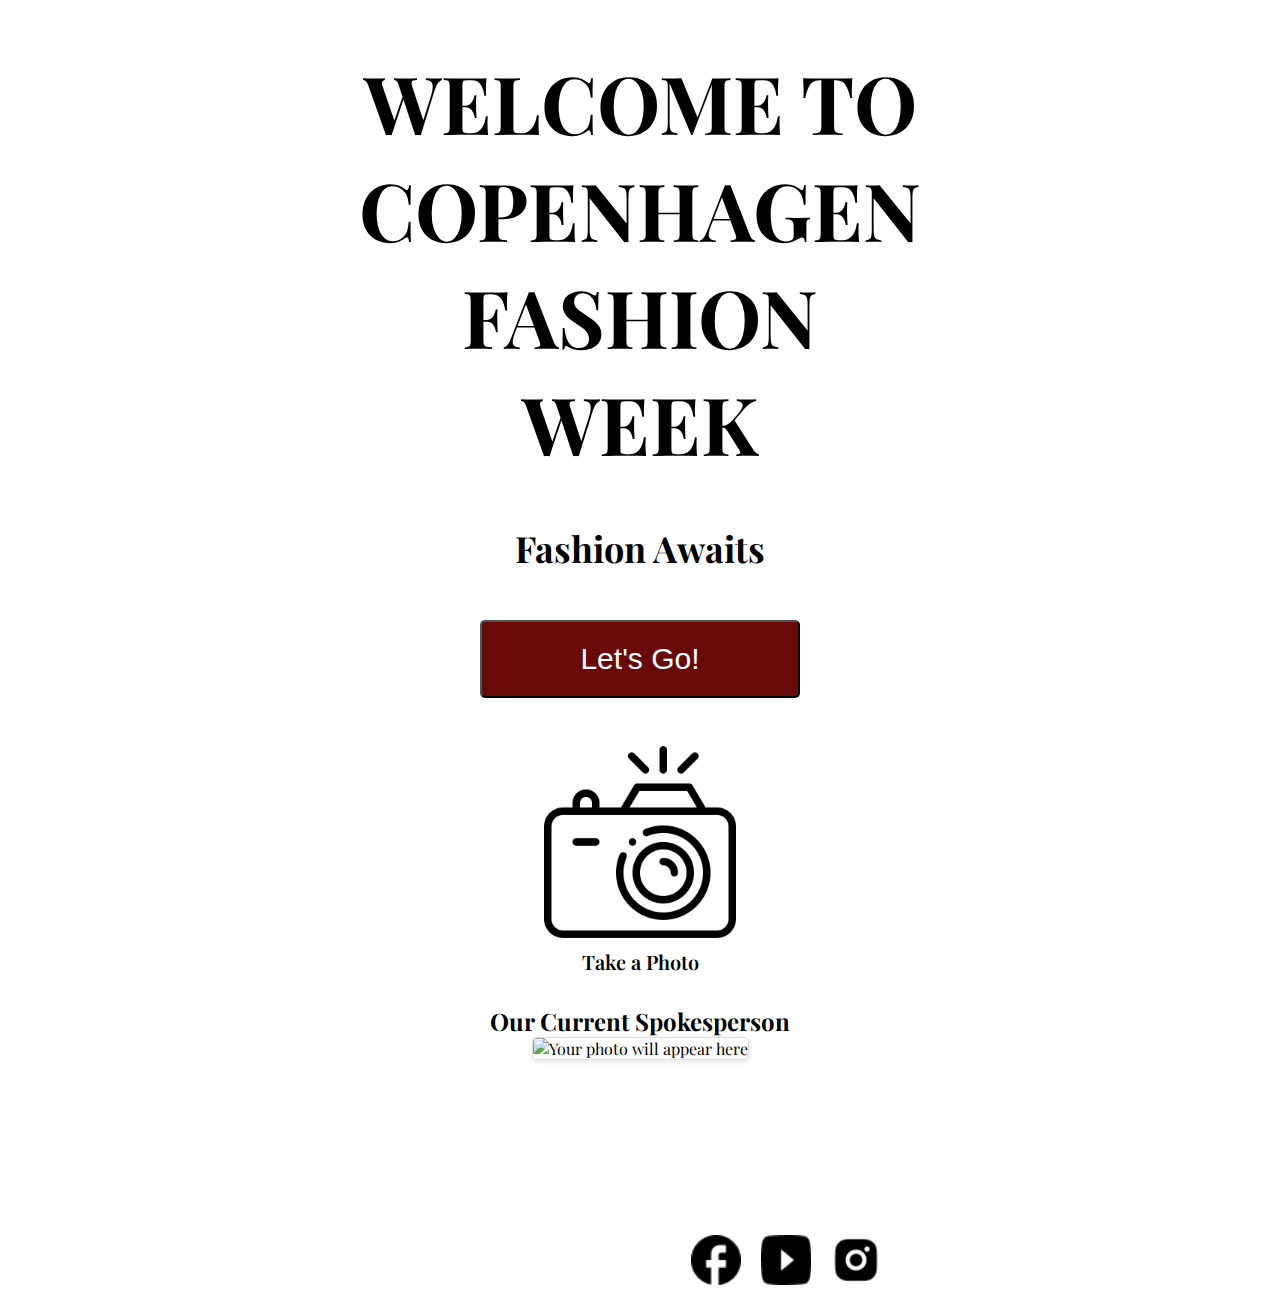
<file: index.html>
<!DOCTYPE html>
<html lang="en">
<head>
    <meta charset="UTF-8">
    <meta name="viewport" content="width=device-width, initial-scale=1.0">
    <title>Our Welcome Page</title>  
    <link rel="stylesheet" href="styles.css">
    <link href="https://fonts.googleapis.com/css2?family=Playfair+Display:wght@400;700&display=swap" rel="stylesheet">
</head>
<body>
    
    <div class="front-head">
        <h1> WELCOME  TO <br>
        COPENHAGEN <br>
        FASHION <br>
        WEEK</h1>

        </div>

    <div class="second-front">
        <h2>Fashion Awaits</h2>
    </div>
    
    <div class="fbutton-div" onclick="window.location.href='frontpage.html'">
            <button class=front-button>Let's Go!</button>
        </div>

    <div class="front-pic" onclick="showPopup2()">
        <img src="pics/09 camera.png" alt="Image Camera">
    </div>

    <div class="front-pic-text">
        <p>Take a Photo</p>
    </div>

    <!-- Popup Modal -->
    <div id="popup2" class="popup2">
        <div id="popup-content2" class="popup-content2">
            <h1>Take a Photo</h1>
            <video id="video" width="640" height="480" autoplay></video>
            <button id="snap">Take Photo</button>
            <canvas id="canvas" width="640" height="480" style="display:none;"></canvas>
            <!-- Placeholder for future calendar and video content -->
        </div>
    </div>
    
        <div id="photoContainer">
            <h2>Our Current Spokesperson</h2>
            <img id="photo" alt="Your photo will appear here">
        </div>

    <div class="footer-icons">
        <i class="back" style="display:none;"><img src= "images/backarrow.png"  alt="back" width="50px" height="50px"></i>
        <i class="home" style="display:none;"> <img src= "images/home.png" display="none" alt="home icon" width="50px" height="50px"> </i>
        <i class="facebook"> <img src="images/facebook.png" alt="facebook" width="50px" height="50px"> </i>
        <i class="youtube"> <img src= "images/youtube.png" alt= "youtube" width="50px" height="50px"> </i>
        <i class="instagram"> <img src= "images/instagram.png" alt= "instagram" width="50px" height="50px"></i>
    </div>    



    <script src="script.js"></script>

</body>
</html>
</file>
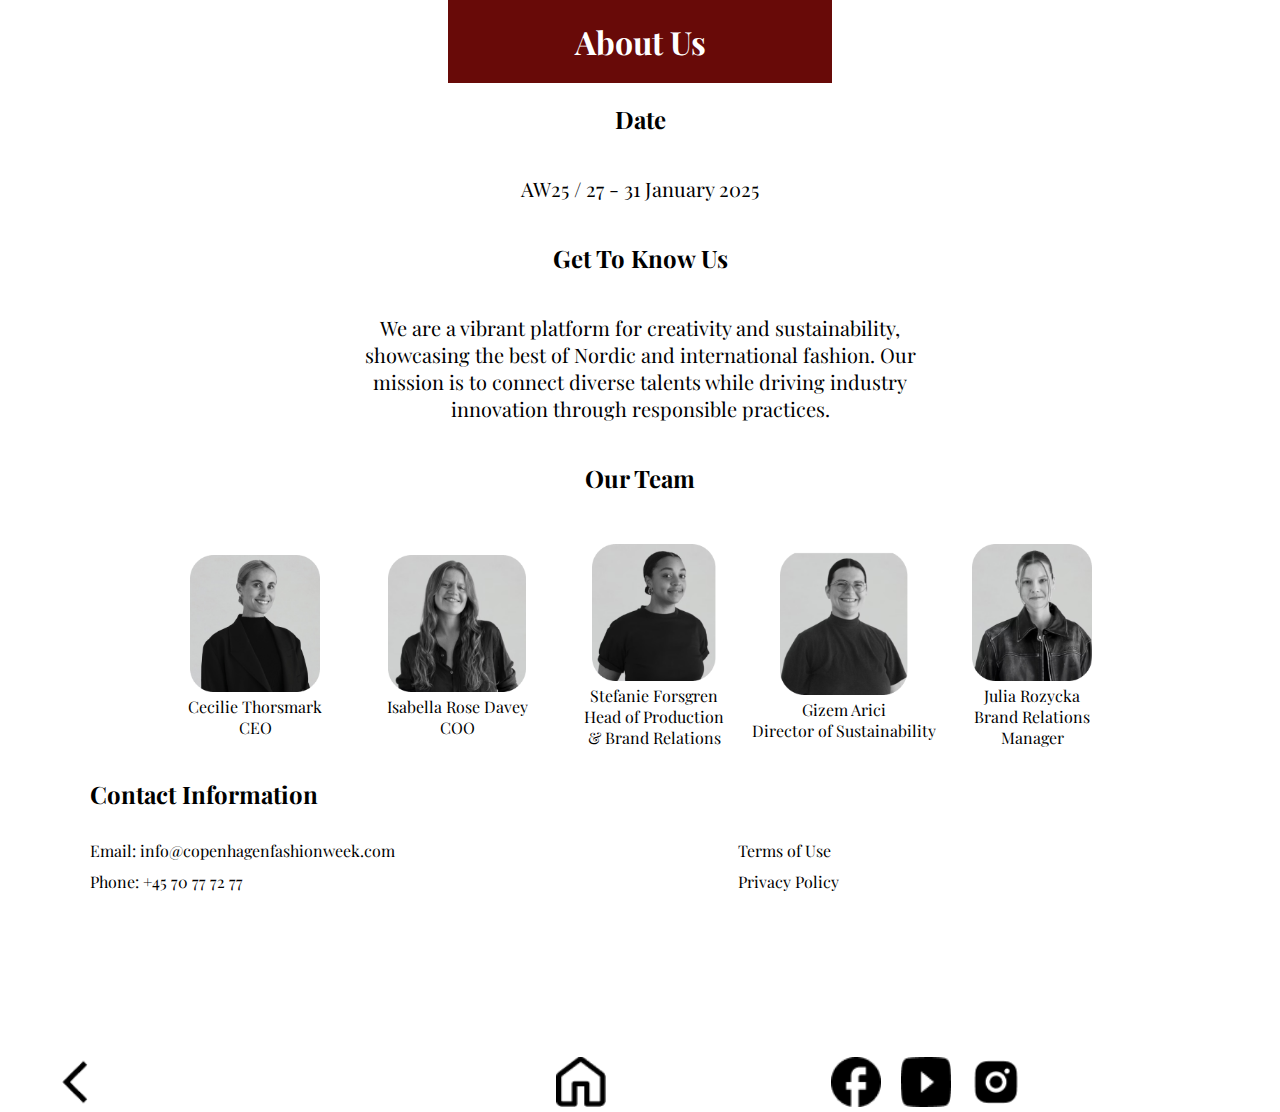
<file: aboutus.html>
<!DOCTYPE html>
<html lang="en">
<head>
    <meta charset="UTF-8">
    <meta name="viewport" content="width=device-width, initial-scale=1.0">
    <title>About Us Page</title>
    <link rel="stylesheet" href="styles.css">
    <link href="https://fonts.googleapis.com/css2?family=Playfair+Display:wght@400;700&display=swap" rel="stylesheet">
</head>
<body>

    <header id="top" class="header-box">
        <div class="box-text">
            <h1>About Us</h1>
        </div>
    </header>

    <div class="head-aboutus">
       <h2>Date</h2>
    </div >

    <div class=text-aboutus>
        <p>AW25 / 27 - 31 January 2025</p>
    </div>

    <div class="head-aboutus">
        <h2>Get To Know Us</h2>
    </div>

    <div class=text-aboutus>
        <p>We are a vibrant platform for creativity and sustainability, <br>
        showcasing the best of Nordic and international fashion. Our <br>
        mission is to connect diverse talents while driving industry <br>
        innovation through responsible practices.</p>
    </div>

    <div class=head-aboutus>
        <h2>Our Team</h2>
    </div>

    <div class="staff-list">
        <div class="staff-member">
            <img src="pics/10 Team1.png" alt="Image 1a">
            <div class="caption2">
                <p>Cecilie Thorsmark </p>
                <p>CEO</p>
            </div>
        </div>
        <div class="staff-member">
            <img src="pics/11 Team 2.png" alt="Image 2a">
            <div class="caption2">
                <p>Isabella Rose Davey
                    </p>
                <p>COO</p>
            </div>
        </div>
        <div class="staff-member">
            <img src="pics/12 Team 3.png" alt="Image 3a">
            <div class="caption2">
                <p>Stefanie Forsgren
                    </p>
                <p>Head of Production</p>
                <p>& Brand Relations</p>
            </div>
        </div>
        <div class="staff-member">
            <img src="pics/13 Team 4.png" alt="Image 4a">
            <div class="caption2">
                <p>Gizem Arici </p>
                <p>Director of Sustainability</p>
            </div>
        </div>
        <div class="staff-member">
            <img src="pics/14 Team 5.png" alt="Image 5a">
            <div class="caption2">
                <p>Julia Rozycka</p>
                <p>Brand Relations</p>
                <p>Manager</p>
            </div>
        </div>
    </div>

    <div class="bottomhead-aboutus">
        <h2>Contact Information</h2>
    </div>

    <div class="bottomtext-aboutus">
        <p>Email: info@copenhagenfashionweek.com</p>
        <p>Phone: +45 70 77 72 77</p>
        <p>Terms of Use</p>
        <p>Privacy Policy</p>
    </div>

    <div class="footer-icons">
        <i class="back" onclick="window.location.href='frontpage.html'"><img src= "images/backarrow.png" alt="back" width="50px" height="50px"></i>
        <i class="home" onclick="window.location.href='index.html'"> <img src= "images/home.png" alt="home icon" width="50px" height="50px"> </i>
        <i class="facebook"> <img src="images/facebook.png" alt="facebook" width="50px" height="50px"> </i>
        <i class="youtube"> <img src= "images/youtube.png" alt= "youtube" width="50px" height="50px"> </i>
        <i class="instagram"> <img src= "images/instagram.png" alt= "instagram" width="50px" height="50px"></i>
    </div>    


</body>
</html>
</file>
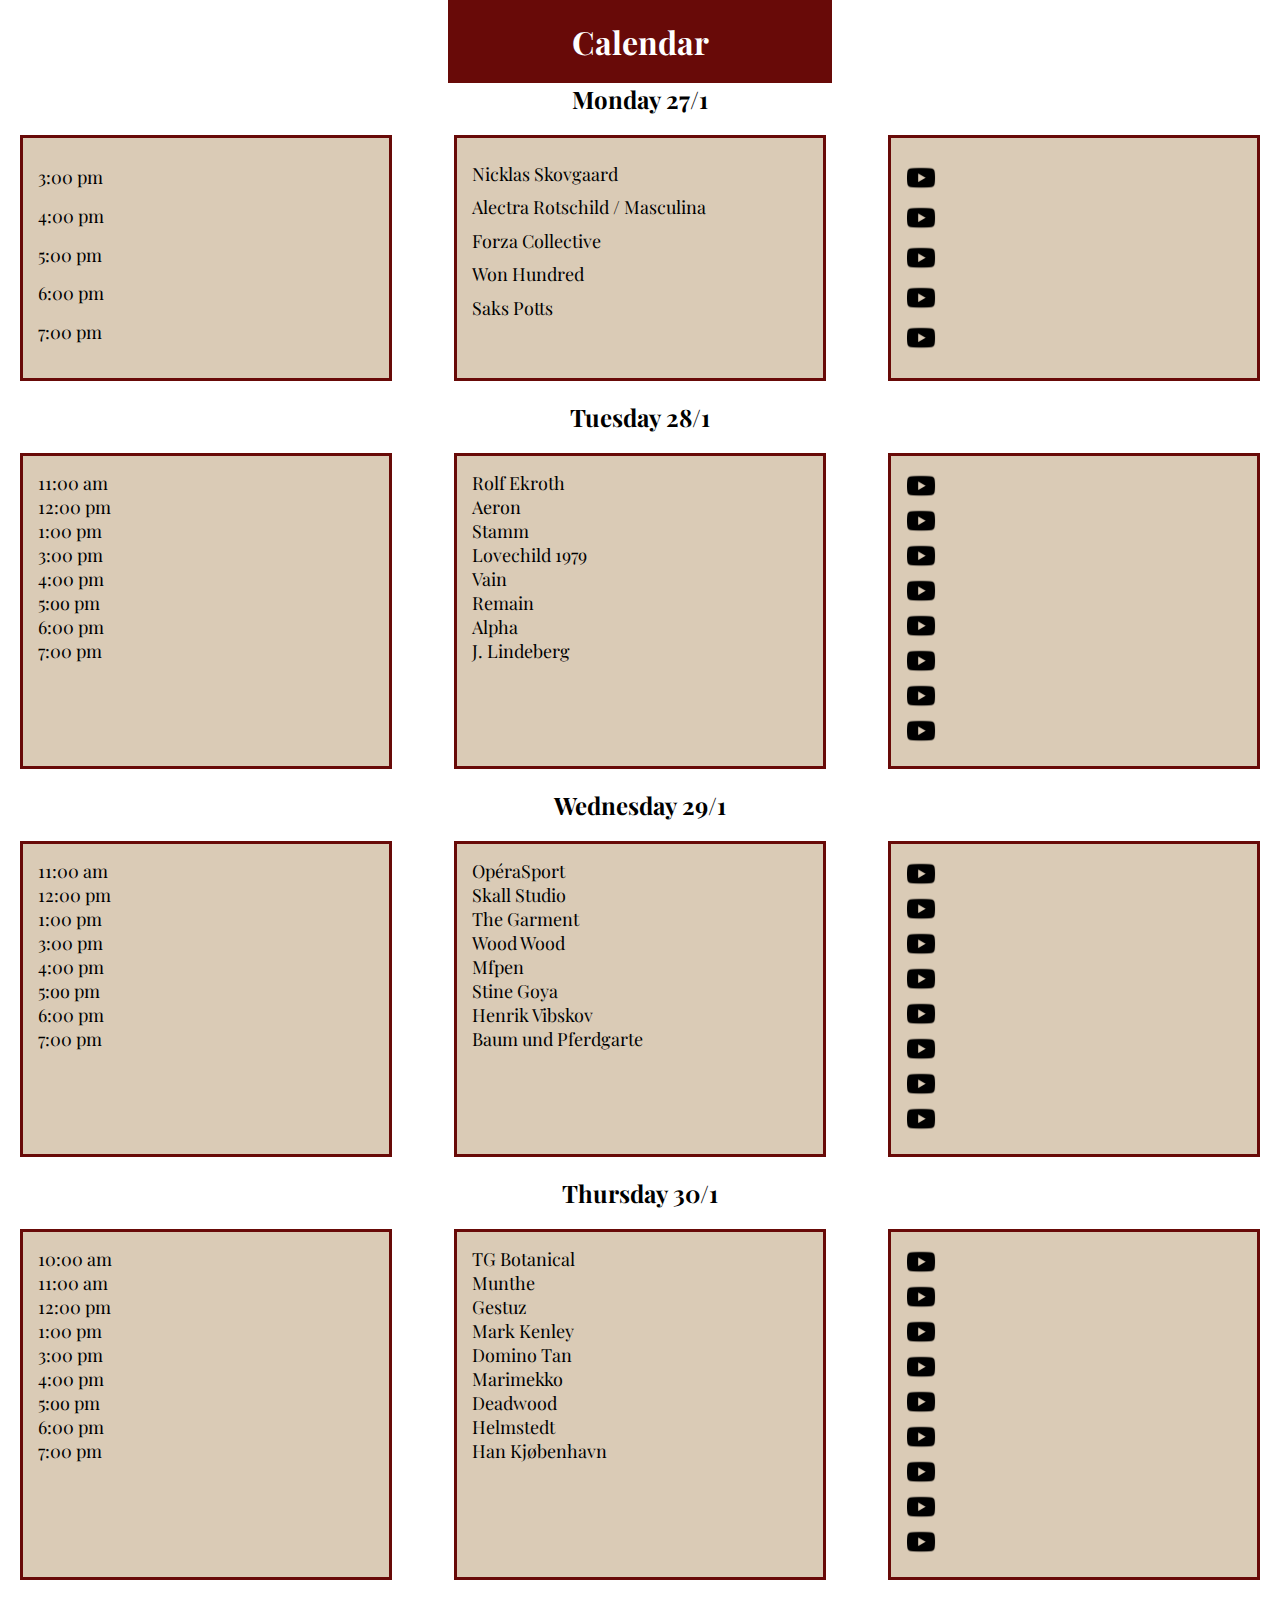
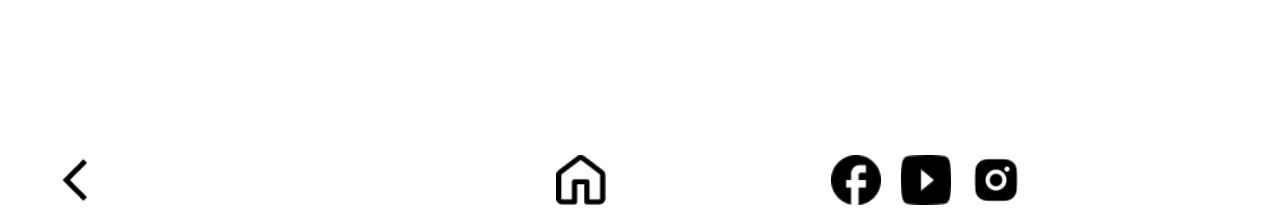
<file: calendar.html>
<!DOCTYPE html>
<html lang="en">
<head>
    <meta charset="UTF-8">
    <meta name="viewport" content="width=device-width, initial-scale=1.0">
    <title>Calendar of Events with Videos</title>
    <link rel="stylesheet" href="styles.css">
    <link href="https://fonts.googleapis.com/css2?family=Playfair+Display:wght@400;700&display=swap" rel="stylesheet">
</head>
<body>
    <header id="c-top" class="c-header-box">
        <div class="c-box-text">
            <h1>Calendar</h1>
        </div>
    </header>

    <div class="c-head">
        <h2>Monday 27/1</h2>
    </div>

    <div class="c-columns">
        <div class="column-1">
            <p>3:00 pm</p>
            <p>4:00 pm</p>
            <p>5:00 pm</p>
            <p>6:00 pm</p>
            <p>7:00 pm</p>
           
        </div>
        <div class="column-2">
            
            <p>Nicklas Skovgaard</p>
            <p>Alectra Rotschild / Masculina</p>
            <p>Forza Collective</p>
            <p>Won Hundred</p>
            <p>Saks Potts</p>
           
        </div>
        <div class="column-3">
            <div class="vidlink" onclick="showPopup('KH3ML2quJ3A')">
                <img src="pics/08 youtube.png" alt="c-image 1">
            </div>
            <div class="vidlink" onclick="showPopup('0nDnWTEwu8Y')">
                <img src="pics/08 youtube.png" alt="c-image 2">
            </div>
            <div class="vidlink" onclick="showPopup('A5PKwAUvT50')">
                <img src="pics/08 youtube.png" alt="c-image 3">
            </div>
            <div class="vidlink" onclick="showPopup('b6_dL8ISK_4')">
                <img src="pics/08 youtube.png" alt="c-image 4">
            </div>
            <div class="vidlink" onclick="showPopup('m1i00QHCe9w')">
                <img src="pics/08 youtube.png" alt="c-image 5">
            </div>
        </div>
    </div>
    
    <div class="c-head">
        <h2>Tuesday 28/1</h2>
    </div>

    <div class="c-columns">
        <div class="column-4">
        
            <p>11:00 am</p>
            <p>12:00 pm</p>
            <p>1:00 pm</p>
            <p>3:00 pm</p>
            <p>4:00 pm</p>
            <p>5:oo pm</p>
            <p>6:00 pm</p>
            <p>7:00 pm</p>
           
        </div>
        <div class="column-5">
            
            <p>Rolf Ekroth</p>
            <p>Aeron</p>
            <p>Stamm</p>
            <p>Lovechild 1979</p>
            <p>Vain</p>
            <p>Remain</p>
            <p>Alpha</p>
            <p>J. Lindeberg</p>
           
        </div>
        <div class="column-6">
            <div class="vidlink" onclick="showPopup('KH3ML2quJ3A')">
                <img src="pics/08 youtube.png" alt="c-image 1">
            </div>
            <div class="vidlink" onclick="showPopup('0nDnWTEwu8Y')">
                <img src="pics/08 youtube.png" alt="c-image 2">
            </div>
            <div class="vidlink" onclick="showPopup('A5PKwAUvT50')">
                <img src="pics/08 youtube.png" alt="c-image 3">
            </div>
            <div class="vidlink" onclick="showPopup('b6_dL8ISK_4')">
                <img src="pics/08 youtube.png" alt="c-image 4">
            </div>
            <div class="vidlink" onclick="showPopup('m1i00QHCe9w')">
                <img src="pics/08 youtube.png" alt="c-image 5">
            </div>
            <div class="vidlink" onclick="showPopup('m1i00QHCe9w')">
                <img src="pics/08 youtube.png" alt="c-image 6">
            </div>
            <div class="vidlink" onclick="showPopup('m1i00QHCe9w')">
                <img src="pics/08 youtube.png" alt="c-image 7">
            </div>
            <div class="vidlink" onclick="showPopup('m1i00QHCe9w')">
                <img src="pics/08 youtube.png" alt="c-image 8">
            </div>
        </div>
    </div>

    <div class="c-head">
        <h2>Wednesday 29/1</h2>
    </div>

    <div class="c-columns">
        <div class="column-4">
            <p>11:00 am</p>
            <p>12:00 pm</p>
            <p>1:00 pm</p>
            <p>3:00 pm</p>
            <p>4:00 pm</p>
            <p>5:oo pm</p>
            <p>6:00 pm</p>
            <p>7:00 pm</p>
           
        </div>
        <div class="column-5">
            
            <p>OpéraSport</p>
            <p>Skall Studio</p>
            <p>The Garment</p>
            <p>Wood Wood</p>
            <p>Mfpen</p>
            <p>Stine Goya</p>
            <p>Henrik Vibskov</p>
            <p>Baum und Pferdgarte</p>

        </div>
        <div class="column-6">
            <div class="vidlink" onclick="showPopup('KH3ML2quJ3A')">
                <img src="pics/08 youtube.png" alt="c-image 1">
            </div>
            <div class="vidlink" onclick="showPopup('0nDnWTEwu8Y')">
                <img src="pics/08 youtube.png" alt="c-image 2">
            </div>
            <div class="vidlink" onclick="showPopup('A5PKwAUvT50')">
                <img src="pics/08 youtube.png" alt="c-image 3">
            </div>
            <div class="vidlink" onclick="showPopup('b6_dL8ISK_4')">
                <img src="pics/08 youtube.png" alt="c-image 4">
            </div>
            <div class="vidlink" onclick="showPopup('m1i00QHCe9w')">
                <img src="pics/08 youtube.png" alt="c-image 5">
            </div>
            <div class="vidlink" onclick="showPopup('m1i00QHCe9w')">
                <img src="pics/08 youtube.png" alt="c-image 5">
            </div>
            <div class="vidlink" onclick="showPopup('m1i00QHCe9w')">
                <img src="pics/08 youtube.png" alt="c-image 5">
            </div>
            <div class="vidlink" onclick="showPopup('m1i00QHCe9w')">
                <img src="pics/08 youtube.png" alt="c-image 5">
            </div>
        </div>
    </div>

    <div class="c-head">
        <h2>Thursday 30/1</h2>
    </div>

    <div class="c-columns">
        <div class="column-4">
            <p>10:00 am</p>
            <p>11:00 am</p>
            <p>12:00 pm</p>
            <p>1:00 pm</p>
            <p>3:00 pm</p>
            <p>4:00 pm</p>
            <p>5:oo pm</p>
            <p>6:00 pm</p>
            <p>7:00 pm</p>
           
        </div>
        <div class="column-5">
            
            <p>TG Botanical</p>
            <p>Munthe</p>
            <p>Gestuz</p>
            <p>Mark Kenley</p>
            <p>Domino Tan</p>
            <p>Marimekko</p>
            <p>Deadwood</p>
            <p>Helmstedt</p>
            <p>Han Kjøbenhavn</p>
           
        </div>
        <div class="column-6">
            <div class="vidlink" onclick="showPopup('KH3ML2quJ3A')">
                <img src="pics/08 youtube.png" alt="c-image 1">
            </div>
            <div class="vidlink" onclick="showPopup('0nDnWTEwu8Y')">
                <img src="pics/08 youtube.png" alt="c-image 2">
            </div>
            <div class="vidlink" onclick="showPopup('A5PKwAUvT50')">
                <img src="pics/08 youtube.png" alt="c-image 3">
            </div>
            <div class="vidlink" onclick="showPopup('b6_dL8ISK_4')">
                <img src="pics/08 youtube.png" alt="c-image 4">
            </div>
            <div class="vidlink" onclick="showPopup('m1i00QHCe9w')">
                <img src="pics/08 youtube.png" alt="c-image 5">
            </div>
            <div class="vidlink" onclick="showPopup('m1i00QHCe9w')">
                <img src="pics/08 youtube.png" alt="c-image 5">
            </div>
            <div class="vidlink" onclick="showPopup('m1i00QHCe9w')">
                <img src="pics/08 youtube.png" alt="c-image 5">
            </div>
            <div class="vidlink" onclick="showPopup('m1i00QHCe9w')">
                <img src="pics/08 youtube.png" alt="c-image 5">
            </div>
            <div class="vidlink" onclick="showPopup('m1i00QHCe9w')">
                <img src="pics/08 youtube.png" alt="c-image 5">
            </div>
        </div>
    </div>


    <!-- Popup Modal -->
    <div id="popup" class="popup">
        <div id="popup-content" class="popup-content">
            <span class="close" onclick="closePopup()">&times;</span>
            <h2>Calendar and Video</h2>
            <!-- Placeholder for future calendar and video content -->
        </div>
    </div>

    <div class="footer-icons">
        <i class="back" onclick="window.location.href='shows.html'"><img src= "images/backarrow.png" alt="back" width="50px" height="50px"></i>
        <i class="home" onclick="window.location.href='index.html'"> <img src= "images/home.png" alt="home icon" width="50px" height="50px"> </i>
        <i class="facebook"> <img src="images/facebook.png" alt="facebook" width="50px" height="50px"> </i>
        <i class="youtube"> <img src= "images/youtube.png" alt= "youtube" width="50px" height="50px"> </i>
        <i class="instagram"> <img src= "images/instagram.png" alt= "instagram" width="50px" height="50px"></i>
    </div>    


    <script src="script.js"></script>


</body>
</html>
</file>
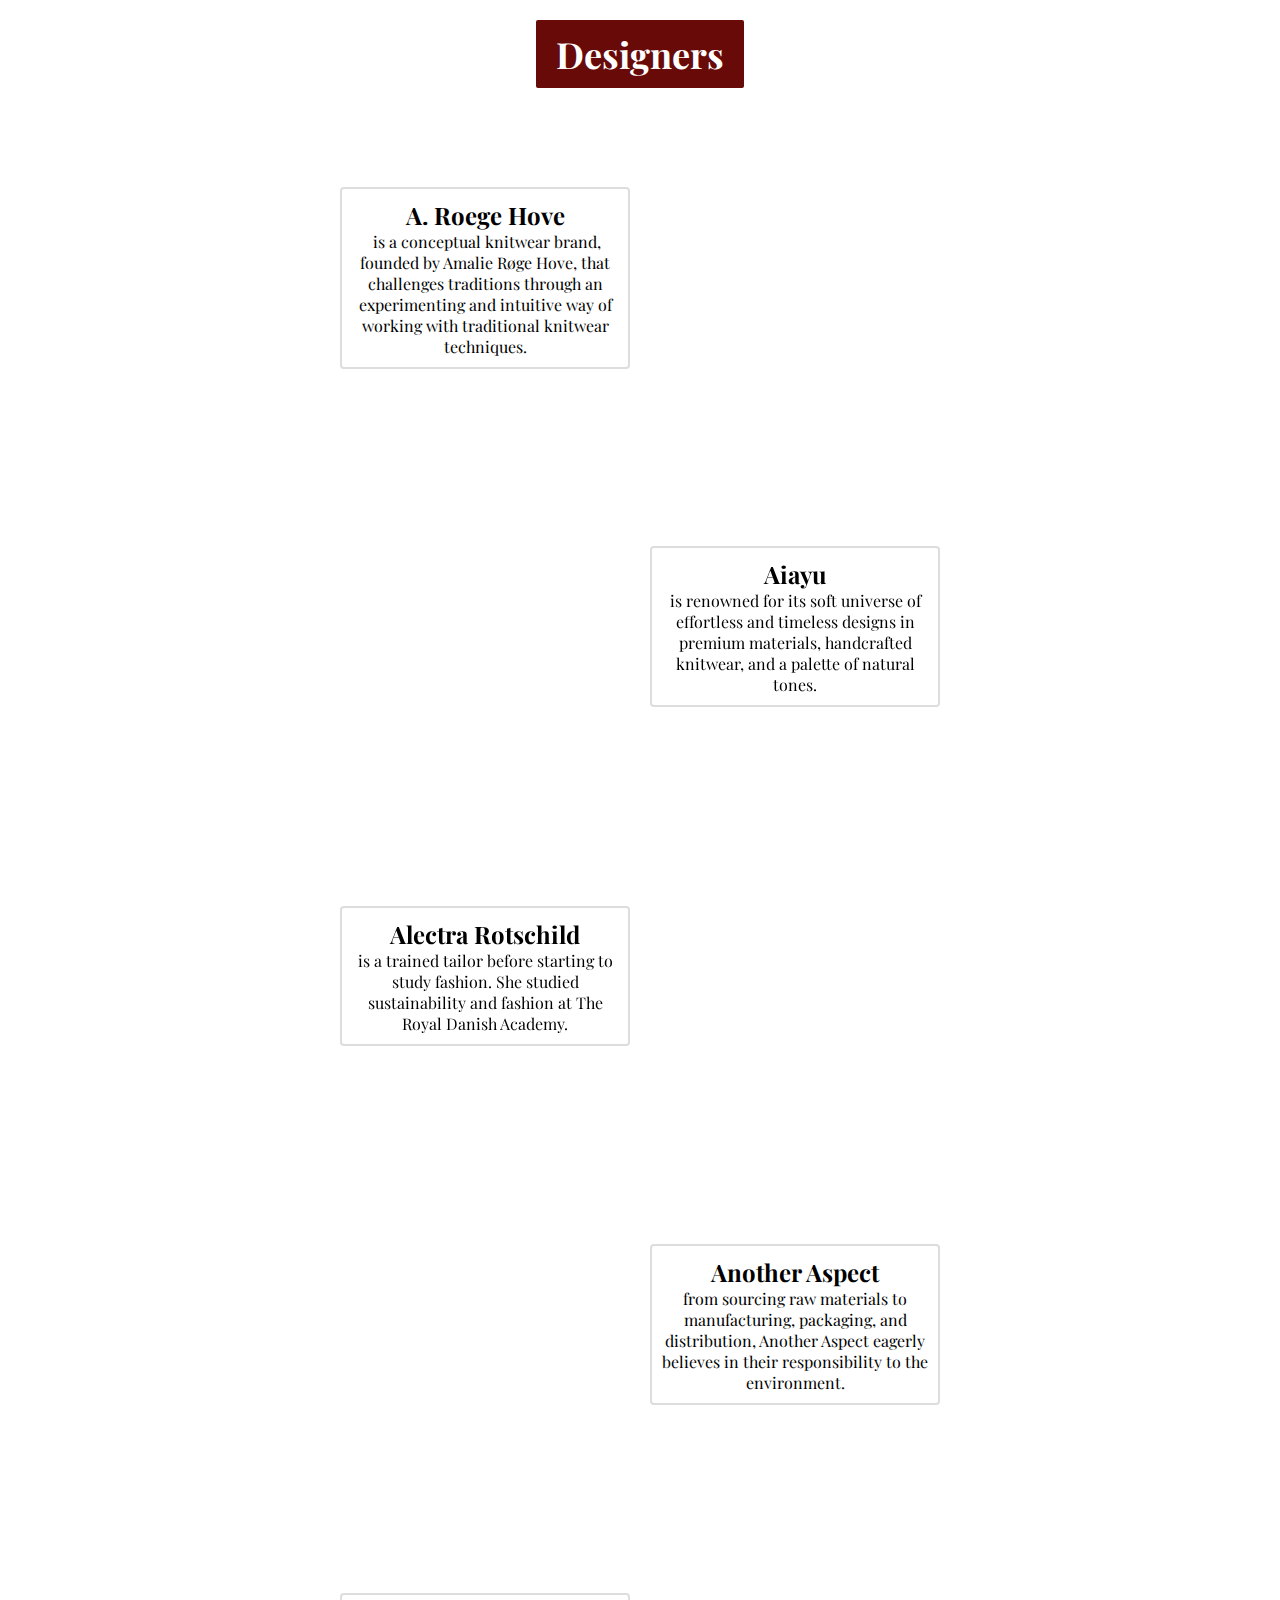
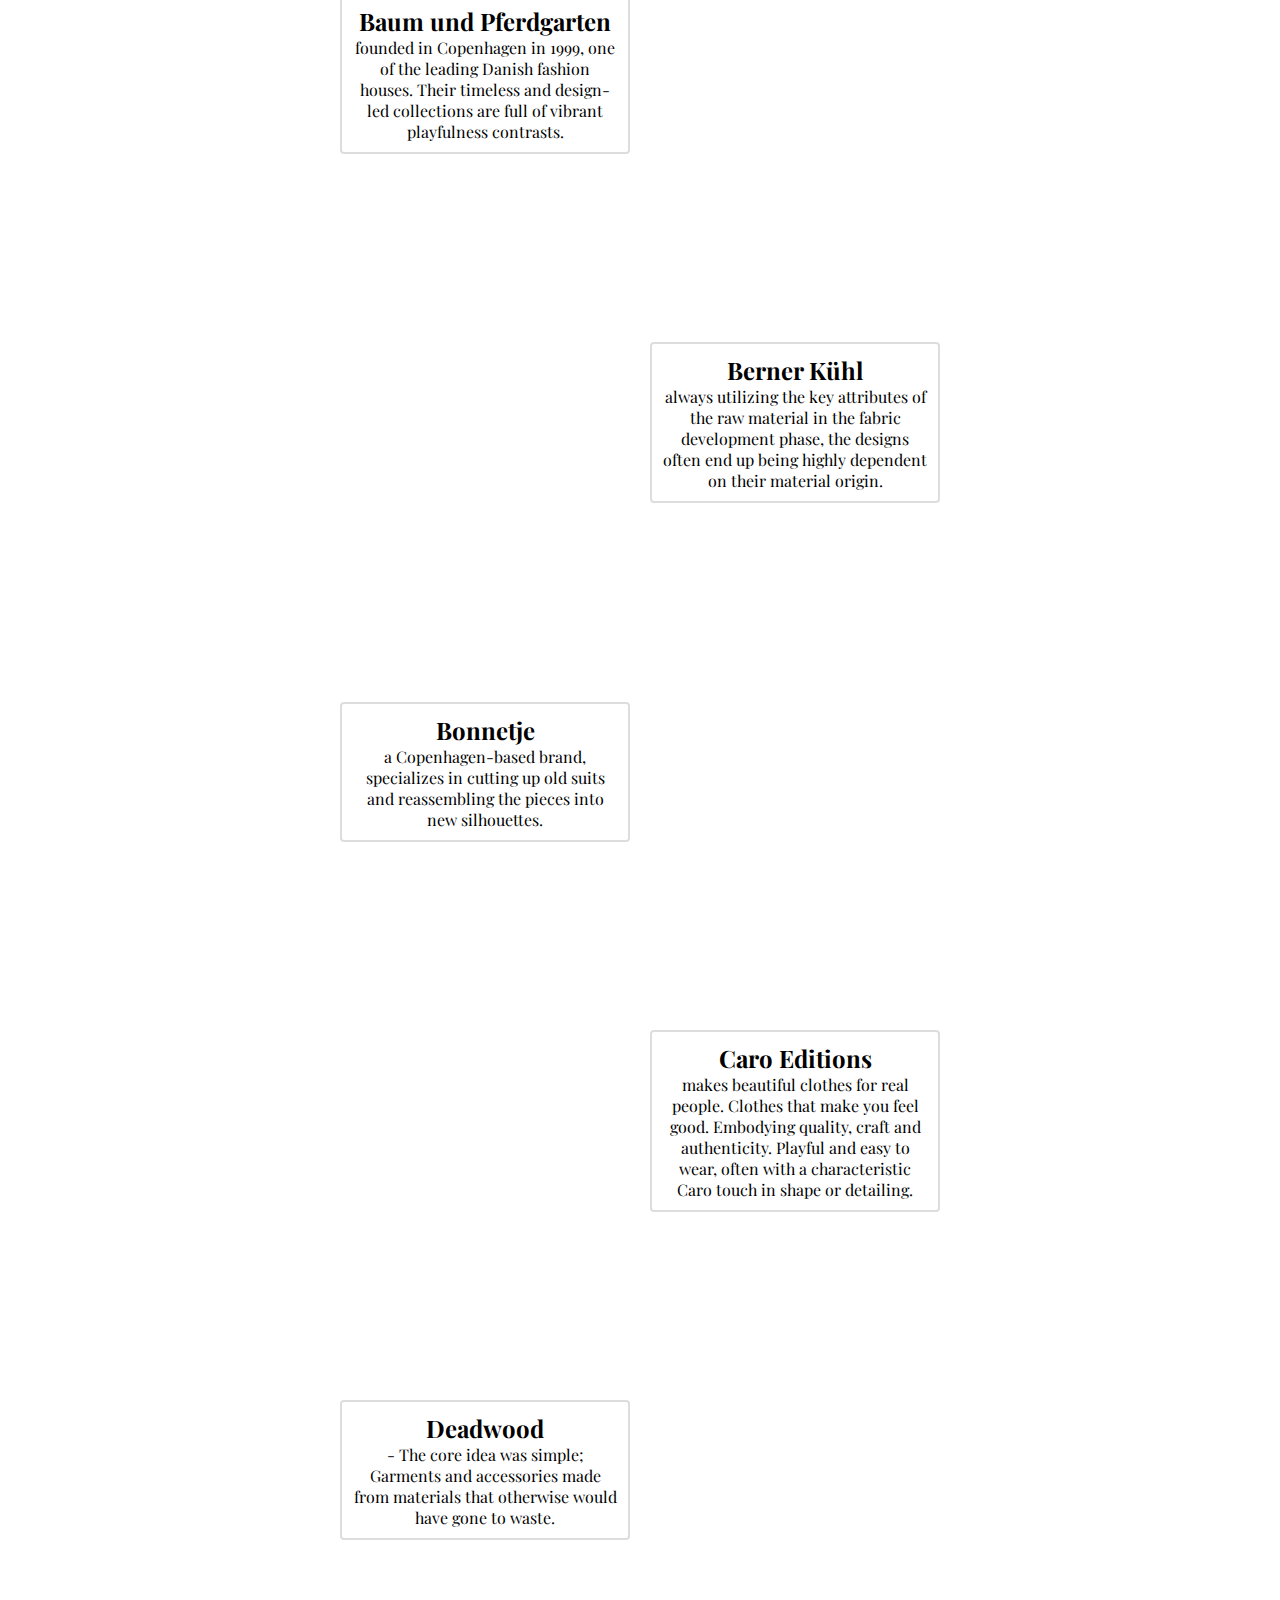
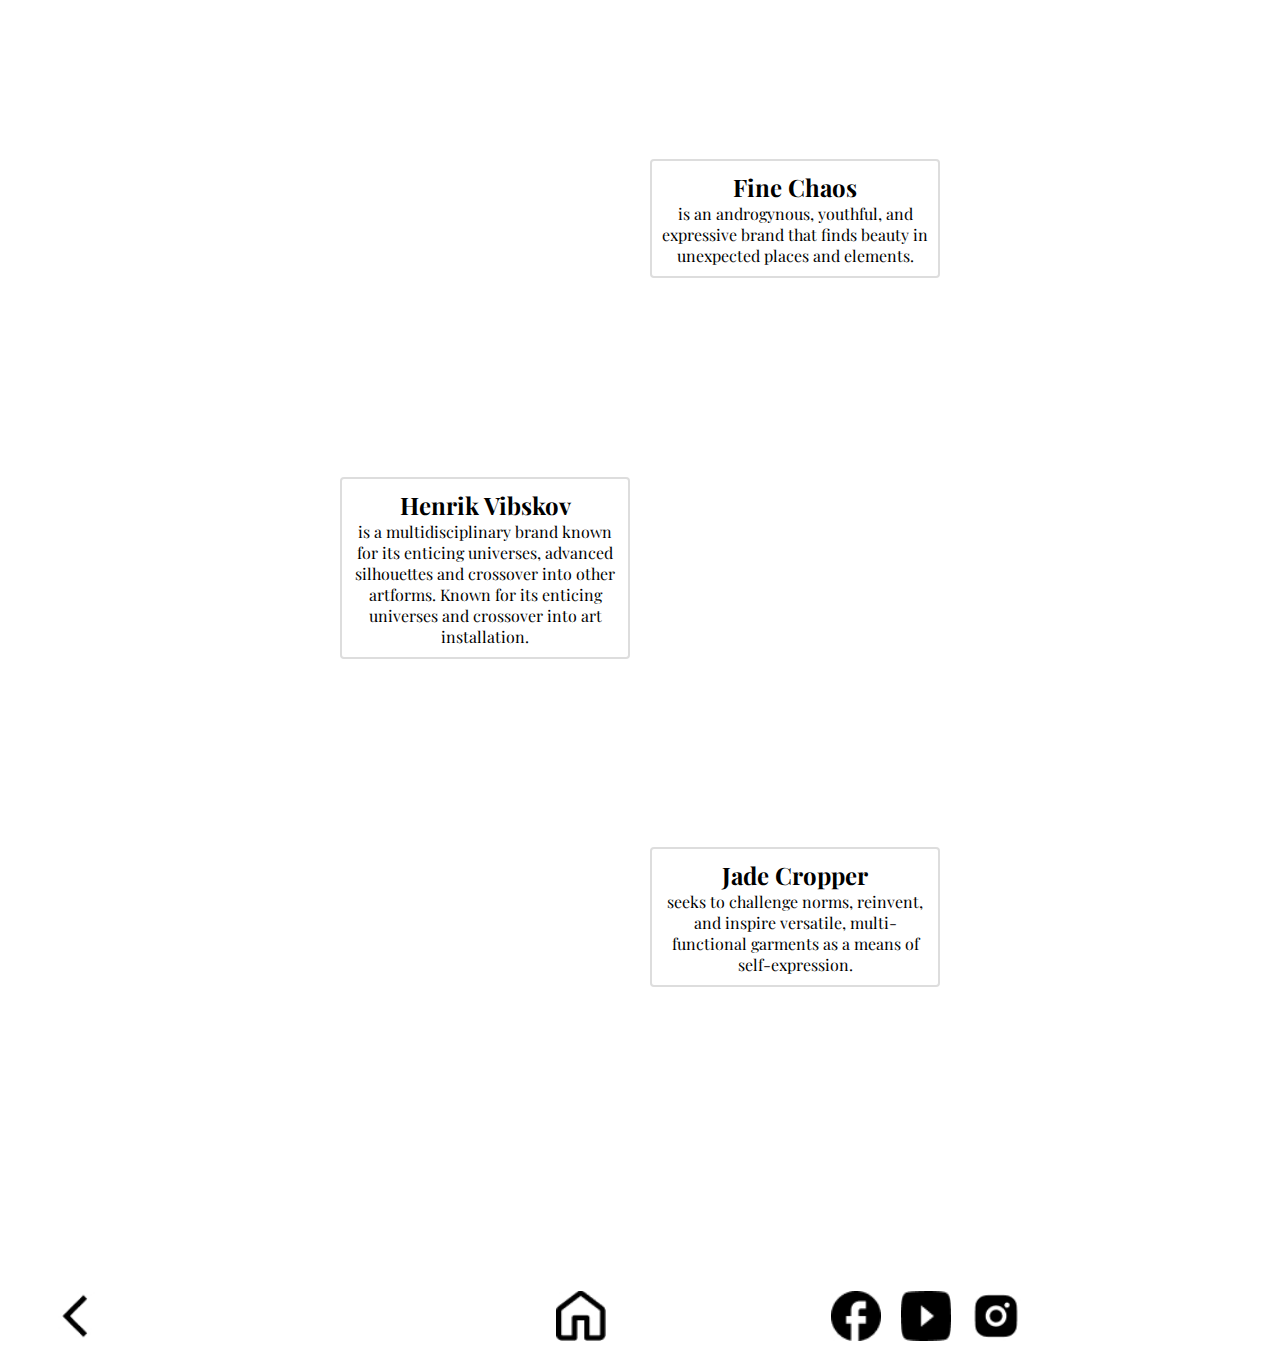
<file: designer-list.html>
<!DOCTYPE html>
<html lang="en">
<head>
    <meta charset="UTF-8">
    <meta name="viewport" content="width=device-width, initial-scale=1.0">
    <title>Brands & Designers</title>
    <link rel="stylesheet" href="designer-list.css">
    <link href="https://fonts.googleapis.com/css2?family=Playfair+Display:wght@400;700&display=swap" rel="stylesheet">
</head>
<body>

    <!-- Header -->
    <header>
        <h1>Designers</h1>
    </header>

    <!-- Content Section -->
    <main>
        <!-- Content Item 1 -->
        <section class="content-item">
            <div class="text">
                <h2>A. Roege Hove</h2>
                <p> is a conceptual knitwear brand, founded by Amalie Røge Hove, that challenges traditions through an experimenting and intuitive way of working with traditional knitwear techniques.</p>
            </div>
            <div class="video">
                <iframe width="100%" height="315" src="https://www.youtube.com/embed/s5SpbXGZMmo" frameborder="0" allow="accelerometer; autoplay; clipboard-write; encrypted-media; gyroscope; picture-in-picture" allowfullscreen></iframe>
            </div>
        </section>

        <!-- Content Item 2 -->
        <section class="content-item">
            <div class="video">
                <iframe width="100%" height="315" src="https://www.youtube.com/embed/qXc3uhUyYz8" frameborder="0" allow="accelerometer; autoplay; clipboard-write; encrypted-media; gyroscope; picture-in-picture" allowfullscreen></iframe>
            </div>
            <div class="text">
                <h2>Aiayu</h2>
                <p>is renowned for its soft universe of effortless and timeless designs in premium materials, handcrafted knitwear, and a palette of natural tones.</p>
            </div>
        </section>

        <!-- Content Item 3 -->
        <section class="content-item">
            <div class="text">
                <h2>Alectra Rotschild</h2>
                <p> is a trained tailor before starting to study fashion. She studied  sustainability and fashion at The Royal Danish Academy.</p>
            </div>
            <div class="video">
                <iframe width="100%" height="315" src="https://www.youtube.com/embed/CMlz0Pbn23I" frameborder="0" allow="accelerometer; autoplay; clipboard-write; encrypted-media; gyroscope; picture-in-picture" allowfullscreen></iframe>
            </div>
        </section>

        <!-- Content Item 4 -->
        <section class="content-item">
            <div class="video">
                <iframe width="100%" height="315" src="https://www.youtube.com/embed/CMlz0Pbn23I" frameborder="0" allow="accelerometer; autoplay; clipboard-write; encrypted-media; gyroscope; picture-in-picture" allowfullscreen></iframe>
            </div>
            <div class="text">
                <h2>Another Aspect</h2>
                <p>from sourcing raw materials to manufacturing, packaging, and distribution, Another Aspect eagerly believes in their responsibility to the environment.</p>
            </div>
        </section>

        <!-- Content Item 5 -->
        <section class="content-item">
            <div class="text">
                <h2>Baum und Pferdgarten</h2>
                <p>founded in Copenhagen in 1999, one of the leading Danish fashion houses.
                    Their timeless and design-led collections are full of vibrant playfulness contrasts.</p>
            </div>
            <div class="video">
                <iframe width="100%" height="315" src="https://www.youtube.com/embed/CMlz0Pbn23I" frameborder="0" allow="accelerometer; autoplay; clipboard-write; encrypted-media; gyroscope; picture-in-picture" allowfullscreen></iframe>
            </div>
        </section>

        <!-- Content Item 6 -->
        <section class="content-item">
            <div class="video">
                <iframe width="100%" height="315" src="https://www.youtube.com/embed/CMlz0Pbn23I" frameborder="0" allow="accelerometer; autoplay; clipboard-write; encrypted-media; gyroscope; picture-in-picture" allowfullscreen></iframe>
            </div>
            <div class="text">
                <h2>Berner Kühl</h2>
                <p>always utilizing the key attributes of the raw material in the fabric development phase, the designs often end up being highly dependent on their material origin.</p>
            </div>
        </section>

        <!-- Content Item 7 -->


        <!-- Content Item 8 -->
        <section class="content-item">
            <div class="text">
                <h2>Bonnetje</h2>
                <p>a Copenhagen-based brand, specializes in cutting up old suits and reassembling the pieces into new silhouettes.</p>
            </div>
            <div class="video">
                <iframe width="100%" height="315" src="https://www.youtube.com/embed/CMlz0Pbn23I" frameborder="0" allow="accelerometer; autoplay; clipboard-write; encrypted-media; gyroscope; picture-in-picture" allowfullscreen></iframe>
            </div>
        </section>

        <!-- Content Item 9 -->
        <section class="content-item">
            <div class="video">
                <iframe width="100%" height="315" src="https://www.youtube.com/embed/CMlz0Pbn23I" frameborder="0" allow="accelerometer; autoplay; clipboard-write; encrypted-media; gyroscope; picture-in-picture" allowfullscreen></iframe>
            </div>
            <div class="text">
                <h2>Caro Editions</h2>
                <p>makes beautiful clothes for real people. Clothes that make you feel good. Embodying quality, craft and authenticity. Playful and easy to wear, often with a characteristic Caro touch in shape or detailing.</p>
            </div>
        </section>  

        <!-- Content Item 10 -->
        <section class="content-item">
            <div class="text">
                <h2>Deadwood</h2>
                <p>- The core idea was simple; Garments and accessories made from materials that otherwise would have gone to waste.</p>
            </div>
            <div class="video">
                <iframe width="100%" height="315" src="https://www.youtube.com/embed/CMlz0Pbn23I" frameborder="0" allow="accelerometer; autoplay; clipboard-write; encrypted-media; gyroscope; picture-in-picture" allowfullscreen></iframe>
            </div>
        </section>

        <!-- Content Item 11 -->
        <section class="content-item">
            <div class="video">
                <iframe width="100%" height="315" src="https://www.youtube.com/embed/CMlz0Pbn23I" frameborder="0" allow="accelerometer; autoplay; clipboard-write; encrypted-media; gyroscope; picture-in-picture" allowfullscreen></iframe>
            </div>
            <div class="text">
                <h2>Fine Chaos</h2>
                <p>is an androgynous, youthful, and expressive brand that finds beauty in unexpected places and elements.</p>
            </div>
        </section>

        <!-- Content Item 12 -->
        <section class="content-item">
            <div class="text">
                <h2>Henrik Vibskov</h2>
                <p>is a multidisciplinary brand known for its enticing universes, advanced silhouettes and crossover into other artforms. Known for its enticing universes and crossover into art installation.</p>
            </div>
            <div class="video">
                <iframe width="100%" height="315" src="https://www.youtube.com/embed/CMlz0Pbn23I" frameborder="0" allow="accelerometer; autoplay; clipboard-write; encrypted-media; gyroscope; picture-in-picture" allowfullscreen></iframe>
            </div>
        </section>  

        <section class="content-item">
            <div class="video">
                <iframe width="100%" height="315" src="https://www.youtube.com/embed/CMlz0Pbn23I" frameborder="0" allow="accelerometer; autoplay; clipboard-write; encrypted-media; gyroscope; picture-in-picture" allowfullscreen></iframe>
            </div>
            <div class="text">
                <h2>Jade Cropper</h2>
                <p>seeks to challenge norms, reinvent, and inspire versatile, multi-functional garments as a means of self-expression.</p>
            </div>
        </section>
    
    </main>

    <!-- Navigation Icons 
    <footer>
        <div class="nav-icons">
            <a href="#" class="back-icon"><img src="back arrow.svg" alt="Back"></a>
            <a href="#" class="home-icon"><img src="home.svg" alt="Home"></a>
            <div class="social-icons">
                <a href="#"><img src="fb.svg" alt="Facebook"></a>
                <a href="#"><img src="path-to-instagram-icon.png" alt="Instagram"></a>
                <a href="#"><img src="path-to-twitter-icon.png" alt="Twitter"></a>
            </div>
        </div>
    </footer>
-->




    <!-- Scroll to Top Icon -->
    <div class="scroll-to-top" id="scrollToTop">
        <a href="#top">↑</a>
    </div>

    <div class="footer-icons">
        <i class="back" onclick="window.location.href='designer-main.html'"><img src= "images4/backarrow.jpg" alt="back" width="50px" height="50px"></i>
        <i class="home" onclick="window.location.href='index.html'"> <img src= "images4/home.jpg" alt="home icon" width="50px" height="50px"> </i>
        <i class="facebook"> <img src="images4/facebook.jpg" alt="facebook" width="50px" height="50px"> </i>
        <i class="youtube"> <img src= "images4/youtube.jpg" alt= "youtube" width="50px" height="50px"> </i>
        <i class="instagram"> <img src= "images4/instagram.jpg" alt= "instagram" width="50px" height="50px"></i>
    </div>    

    <script src="designer-list.js"></script>
</body>
</html>
</file>
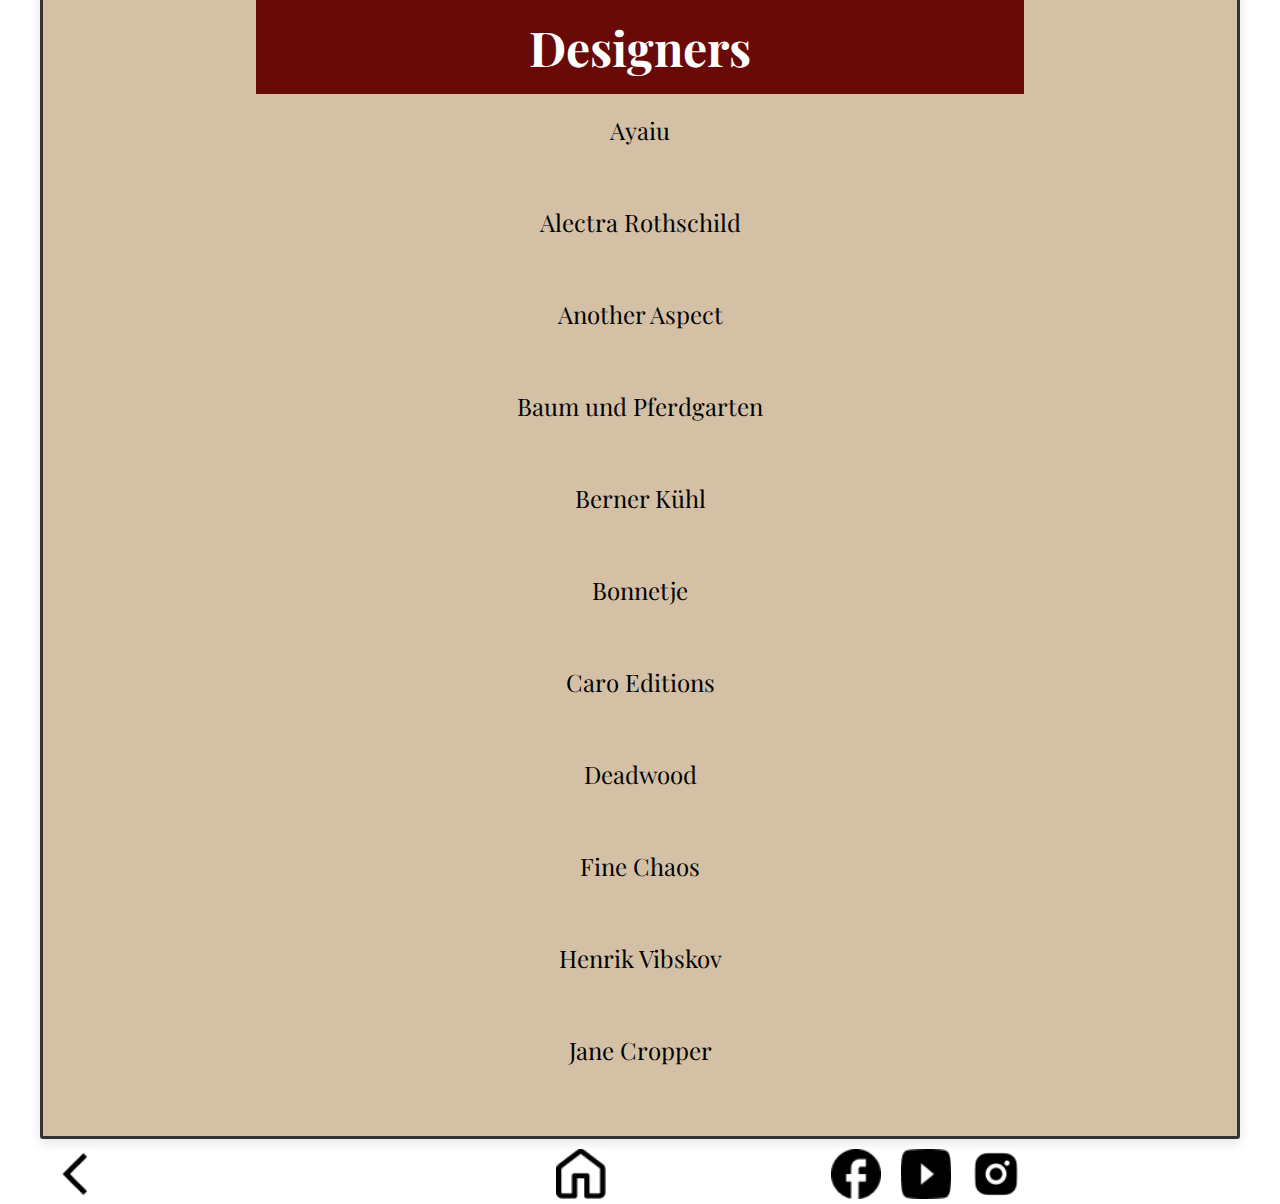
<file: designer-main.html>
<!DOCTYPE html>
<html lang="en">
<head>
  <meta charset="UTF-8">
  <meta name="viewport" content="width=device-width, initial-scale=1.0">
  <title>Designers</title>
  <link rel="stylesheet" href="designer-main.css">
  <link href="https://fonts.googleapis.com/css2?family=Playfair+Display:wght@400;700&display=swap" rel="stylesheet">
</head>
<body>
  <!-- Header for the Brands & Designers title -->
  <header class="header">
    <h1>Designers</h1>
  </header>

  <!-- Main container for the list of brands -->
  <main class="container">
    <div class="brand-list">
      <ul>
        <!-- List of brand names -->
        <li onclick="window.location.href='designer-list.html'">A. Roege Hove</li>
        <li onclick="window.location.href='designer-list.html'">Ayaiu</li>
        <li onclick="window.location.href='designer-list.html'">Alectra Rothschild</li>
        <li onclick="window.location.href='designer-list.html'">Another Aspect</li>
        <li onclick="window.location.href='designer-list.html'">Baum und Pferdgarten</li>
        <li onclick="window.location.href='designer-list.html'">Berner Kühl</li>
        <li onclick="window.location.href='designer-list.html'">Bonnetje</li>
        <li onclick="window.location.href='designer-list.html'">Caro Editions</li>
        <li onclick="window.location.href='designer-list.html'">Deadwood</li>
        <li onclick="window.location.href='designer-list.html'">Fine Chaos</li>
        <li onclick="window.location.href='designer-list.html'">Henrik Vibskov</li>
        <li onclick="window.location.href='designer-list.html'">Jane Cropper</li>


      </ul>
    </div>
</main>

  <!-- Footer for navigation icons 
  <footer class="footer">
    <a href="#"><img src="images/backarrow.jpg" alt="Back"></a>
    <a href="#"><img src="images/home.jpg" alt="Home"></a>
    <a href="#"><img src="images/facebook.jpg" alt="Facebook"></a>
    <a href="#"><img src="images/youtube.jpg" alt="YouTube"></a>
    <a href="#"><img src="images/instagram.jpg" alt="Instagram"></a>
  </footer>-->

  <div class="footer-icons">
    <i class="back" onclick="window.location.href='frontpage.html'"><img src= "images2/backarrow.jpg" alt="back" width="50px" height="50px"></i>
    <i class="home"onclick="window.location.href='index.html'"> <img src= "images2/home.jpg" alt="home icon" width="50px" height="50px"> </i>
    <i class="facebook"> <img src="images2/facebook.jpg" alt="facebook" width="50px" height="50px"> </i>
    <i class="youtube"> <img src= "images2/youtube.jpg" alt= "youtube" width="50px" height="50px"> </i>
    <i class="instagram"> <img src= "images2/instagram.jpg" alt= "instagram" width="50px" height="50px"></i>
</div>    


</body>
</html>
</file>
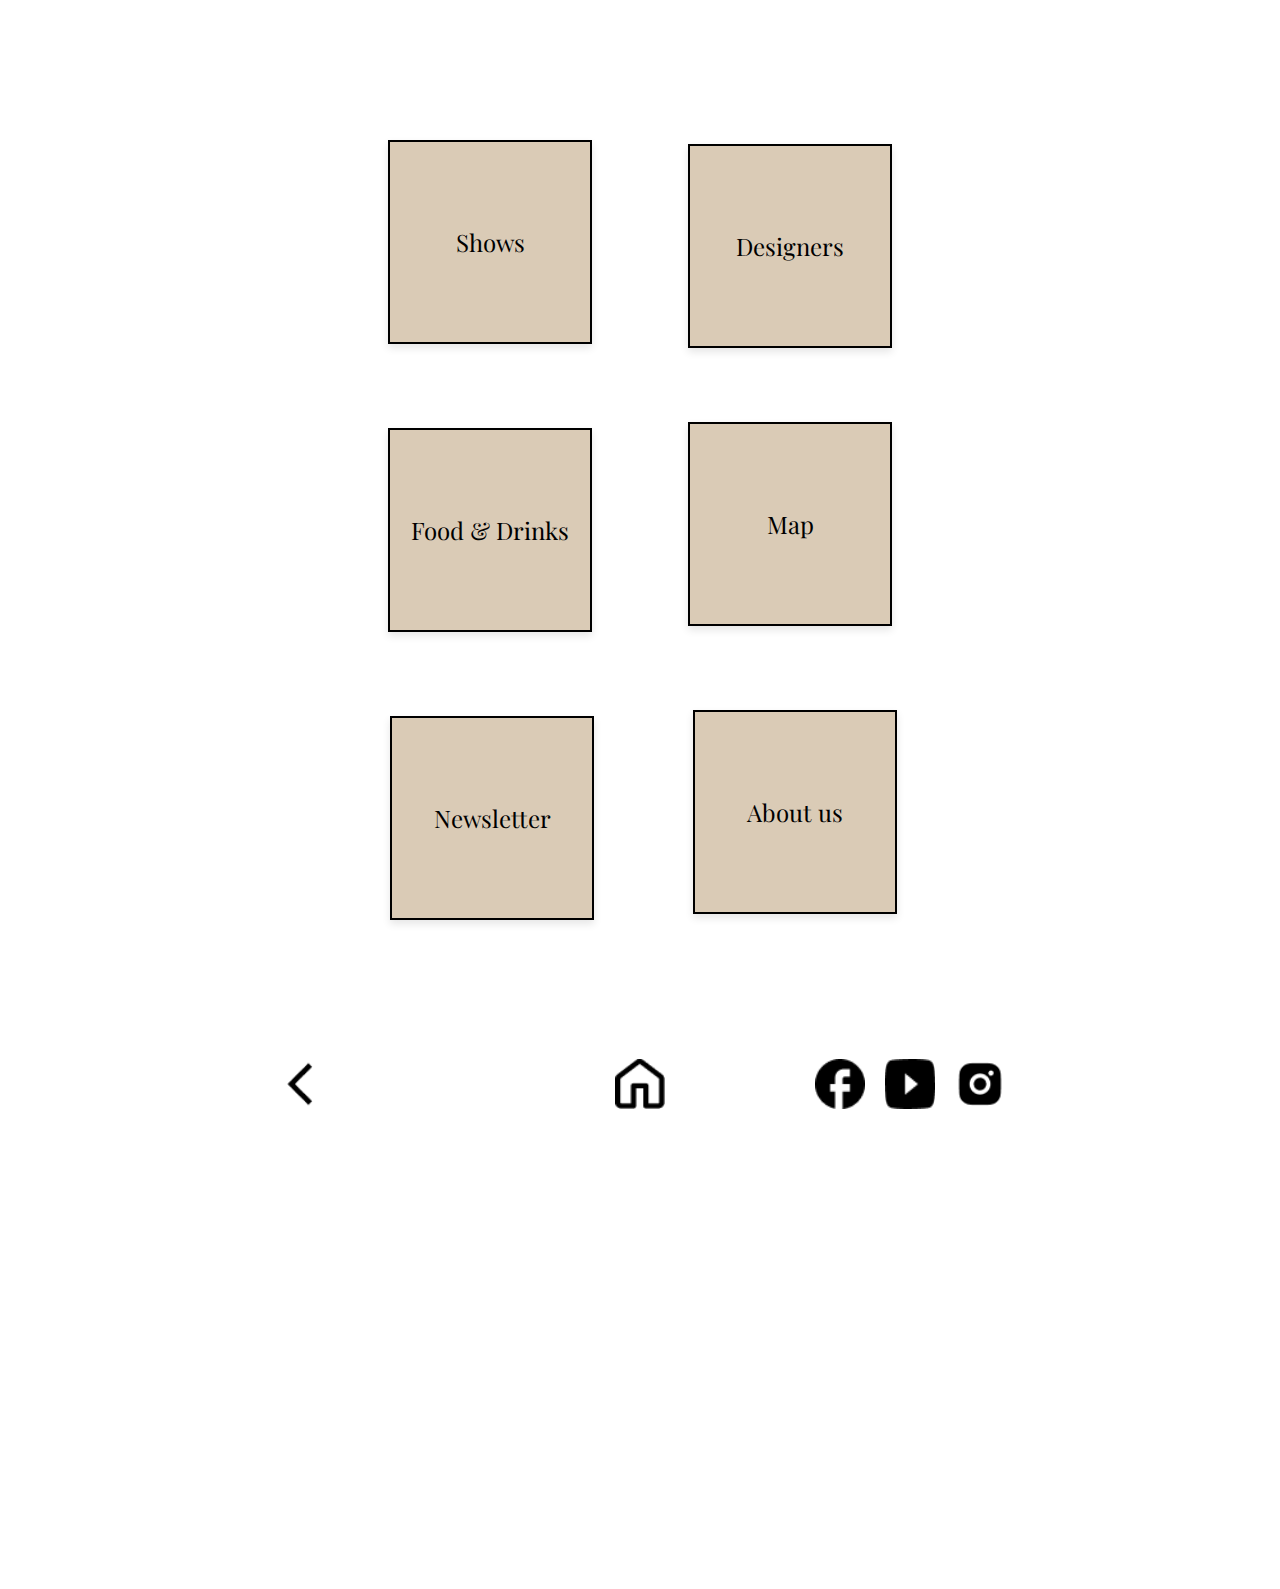
<file: frontpage.html>
<!DOCTYPE html>
<html lang="en">
<head>
    <meta charset="UTF-8">
    <meta name="viewport" content="width=device-width, initial-scale=1.0">
    <title>Menu Grid</title>
    <link rel="stylesheet" href="frontpage.css">
    <link href="https://fonts.googleapis.com/css2?family=Playfair+Display:wght@400;700&display=swap" rel="stylesheet">
</head>


<body>

    <div class="container">
        <div class="box1" onclick="window.location.href='shows.html'">Shows</div>
        <div class="box2" onclick="window.location.href='designer-main.html'">Designers</div>
        <div class="box3" onclick="window.location.href='menu-grid.html'">Food & Drinks</div> 
        <div class="box4" onclick="window.location.href='map.html'">Map</div>
        <div class="box5" onclick="window.location.href='newsletter.html'">Newsletter</div>
        <div class="box6" onclick="window.location.href='aboutus.html'">About us</div>
    </div>


    <div class="footer-icons">
        <i class="back" onclick="window.location.href='index.html'"><img src="images/backarrow.png" alt="back" width="50px" height="50px"></i>
        <i class="home" onclick="window.location.href='index.html'"> <img src= "images/home.png" alt="home icon" width="50px" height="50px"> </i>
        <i class="facebook"> <img src="images/facebook.png" alt="facebook" width="50px" height="50px"> </i>
        <i class="youtube"> <img src= "images/youtube.png" alt= "youtube" width="50px" height="50px"> </i>
        <i class="instagram"> <img src= "images/instagram.png" alt= "instagram" width="50px" height="50px"></i>
    </div>



</body>
</html>
</file>
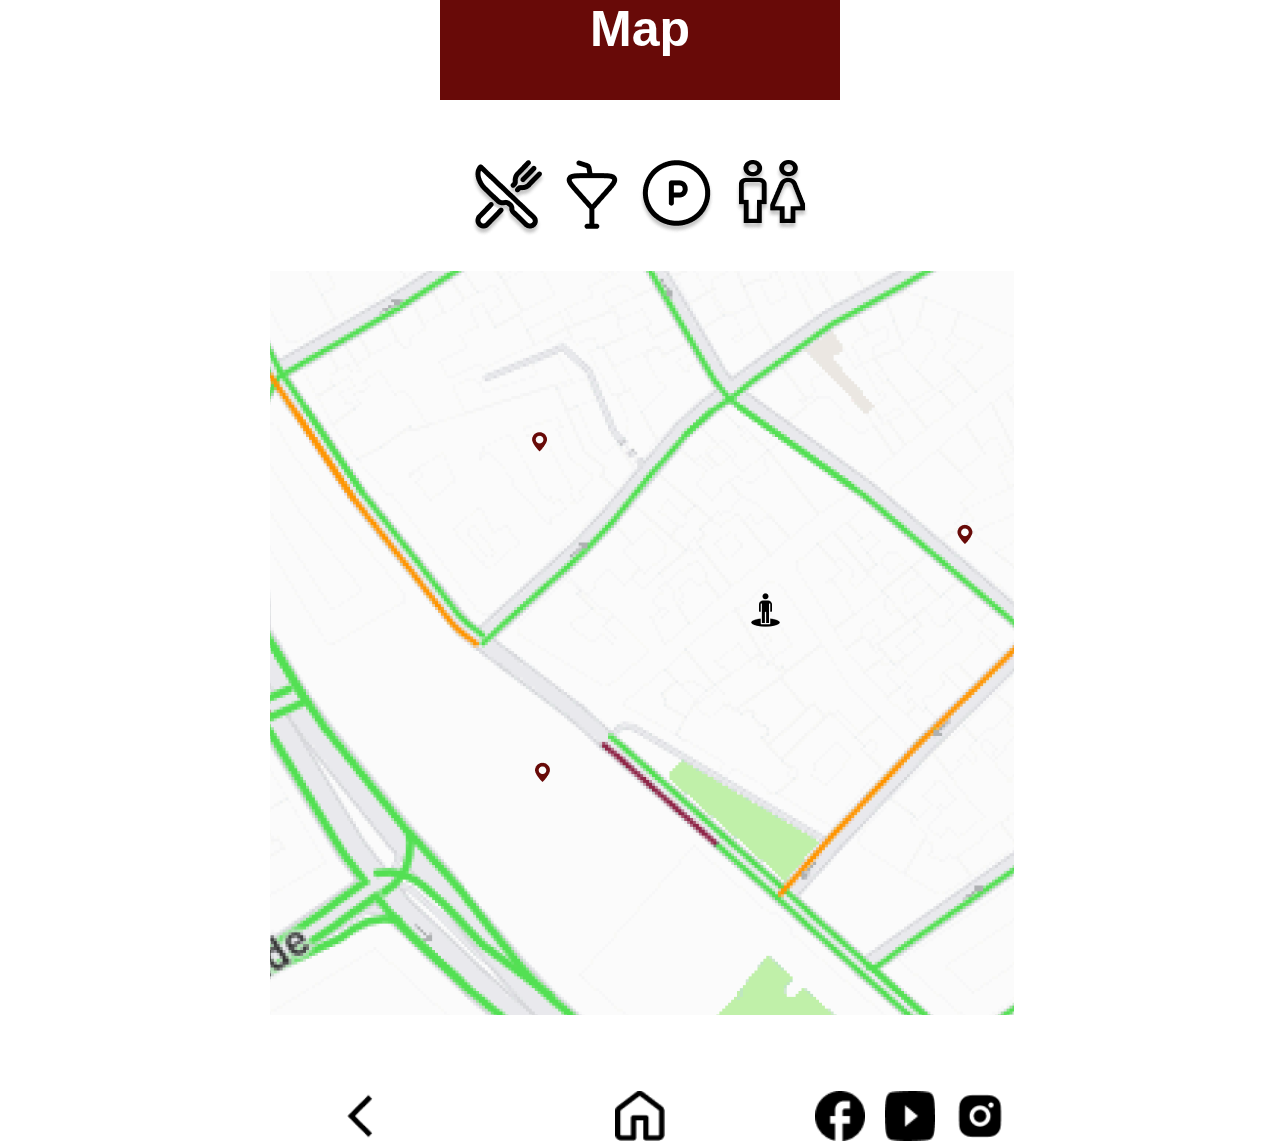
<file: map.html>
<!DOCTYPE html>
<html lang="en">

<head>
    <meta charset="UTF-8">
    <meta name="viewport" content="width=device-width, initial-scale=1.0">
    <title>Map Page</title>
    <link rel="stylesheet" href="map.css">  
    <link href="https://fonts.googleapis.com/css2?family=Playfair+Display:wght@400;700&display=swap" rel="stylesheet">
</head>


<body>
    <div class="container">Map</div>
      
    <div class="icon">
            <i class="restaurant"><img src="images/restaurant.jpg" alt="back"> </i>
            <i class="martini"> <img src="images/martini.jpg" alt="martini"> </i>
            <i class= "parking"> <img src="images/parking.jpg"> </i>
            <i class="toilette"> <img src="images/toilette.jpg"> </i> 
        </div>
        
    </div>

    <div class="map"> 
        <img src="images/map.jpg" alt="map">
    </div>
        
  

    <div class="footer-icons">
            <i class="back" onclick="window.location.href='frontpage.html'"><img src="images/backarrow.png" alt="back" width="50px" height="50px"></i>
            <i class="home" onclick="window.location.href='index.html'"> <img src= "images/home.png" alt="home icon" width="50px" height="50px"> </i>
            <i class="facebook"> <img src="images/facebook.png" alt="facebook" width="50px" height="50px"> </i>
            <i class="youtube"> <img src= "images/youtube.png" alt= "youtube" width="50px" height="50px"> </i>
            <i class="instagram"> <img src= "images/instagram.png" alt= "instagram" width="50px" height="50px"></i>
    </div>

</body>

</html>
</file>
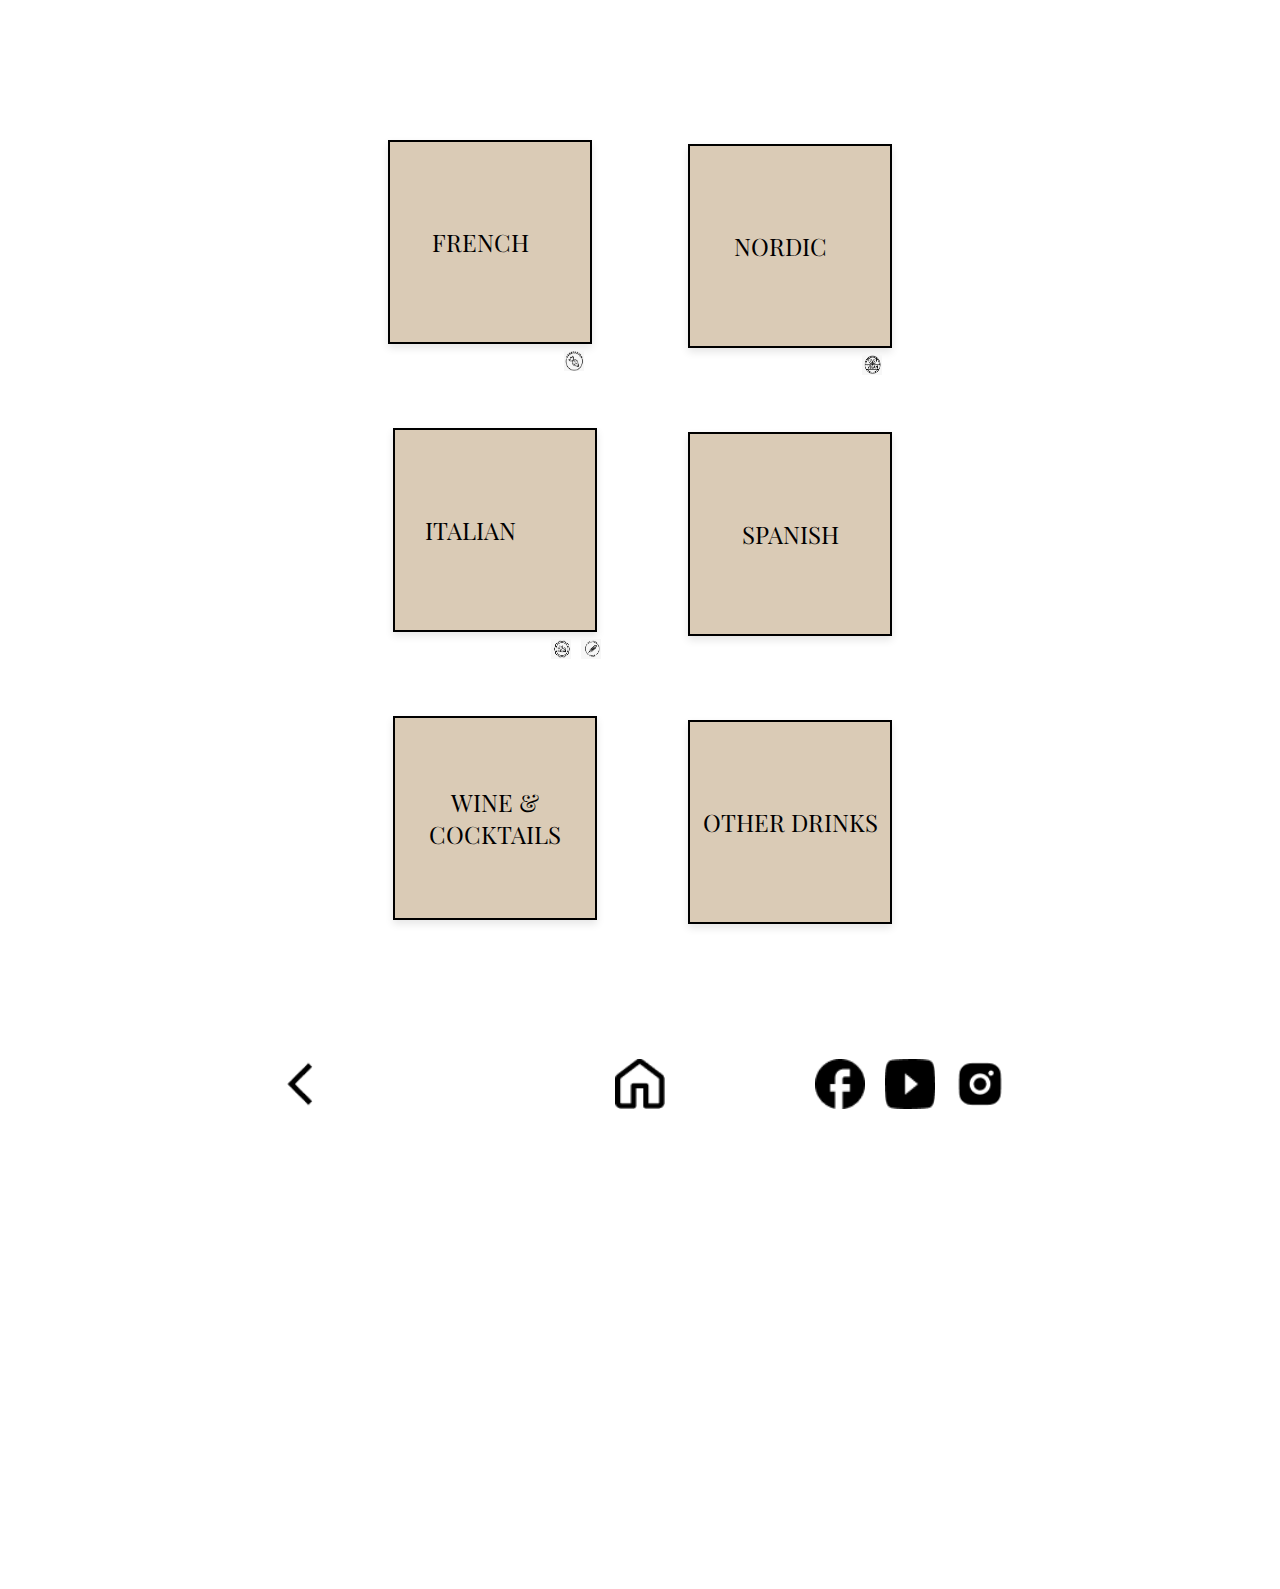
<file: menu-grid.html>
<!DOCTYPE html>
<html lang="en">
<head>
    <meta charset="UTF-8">
    <meta name="viewport" content="width=device-width, initial-scale=1.0">
    <title>Menu Grid</title>
    <link rel="stylesheet" href="menu-grid.css">
    <link href="https://fonts.googleapis.com/css2?family=Playfair+Display:wght@400;700&display=swap" rel="stylesheet">
</head>


<body>

    <div class="container" onclick="window.location.href='error.html'">
        <div class="box1">
            FRENCH
            <div class="badge">
                <span><img src= "images/vegetarian.jpg" alt="vegetarian" width="20px" height="20px"></span>
            </div>
        </div>

        <div class="box2" onclick="window.location.href='error.html'">
            NORDIC
            <div class="badge">
                <span><img src= "images/vegan.jpg" alt="vegan" width="20px" height="20px"></span>
            </div>
        </div>
        
        <div class="box3" onclick="window.location.href='error.html'">
            ITALIAN
            <div class="badge">
                <span><img src= "images/halal.jpg" alt="halal" width="20px" height="20px"></span>
                <span><img src= "images/gluten.jpg" alt="gluten" width="20px" height="20px"> </span>
            </div>
        </div> 

        <div class="box4" onclick="window.location.href='error.html'">SPANISH</div>
        <div class="box5" onclick="window.location.href='error.html'">WINE & COCKTAILS</div>
        <div class="box6" onclick="window.location.href='error.html'">OTHER DRINKS</div>
    </div>

    <div class="footer-icons">
        <i class="back" onclick="window.location.href='frontpage.html'"><img src= "images/backarrow.png" alt="back" width="50px" height="50px"></i>
        <i class="home" onclick="window.location.href='index.html'"> <img src= "images/home.png" alt="home icon" width="50px" height="50px"> </i>
        <i class="facebook"> <img src="images/facebook.png" alt="facebook" width="50px" height="50px"> </i>
        <i class="youtube"> <img src= "images/youtube.png" alt= "youtube" width="50px" height="50px"> </i>
        <i class="instagram"> <img src= "images/instagram.png" alt= "instagram" width="50px" height="50px"></i>
    </div>


  
</body>
</html>
</file>
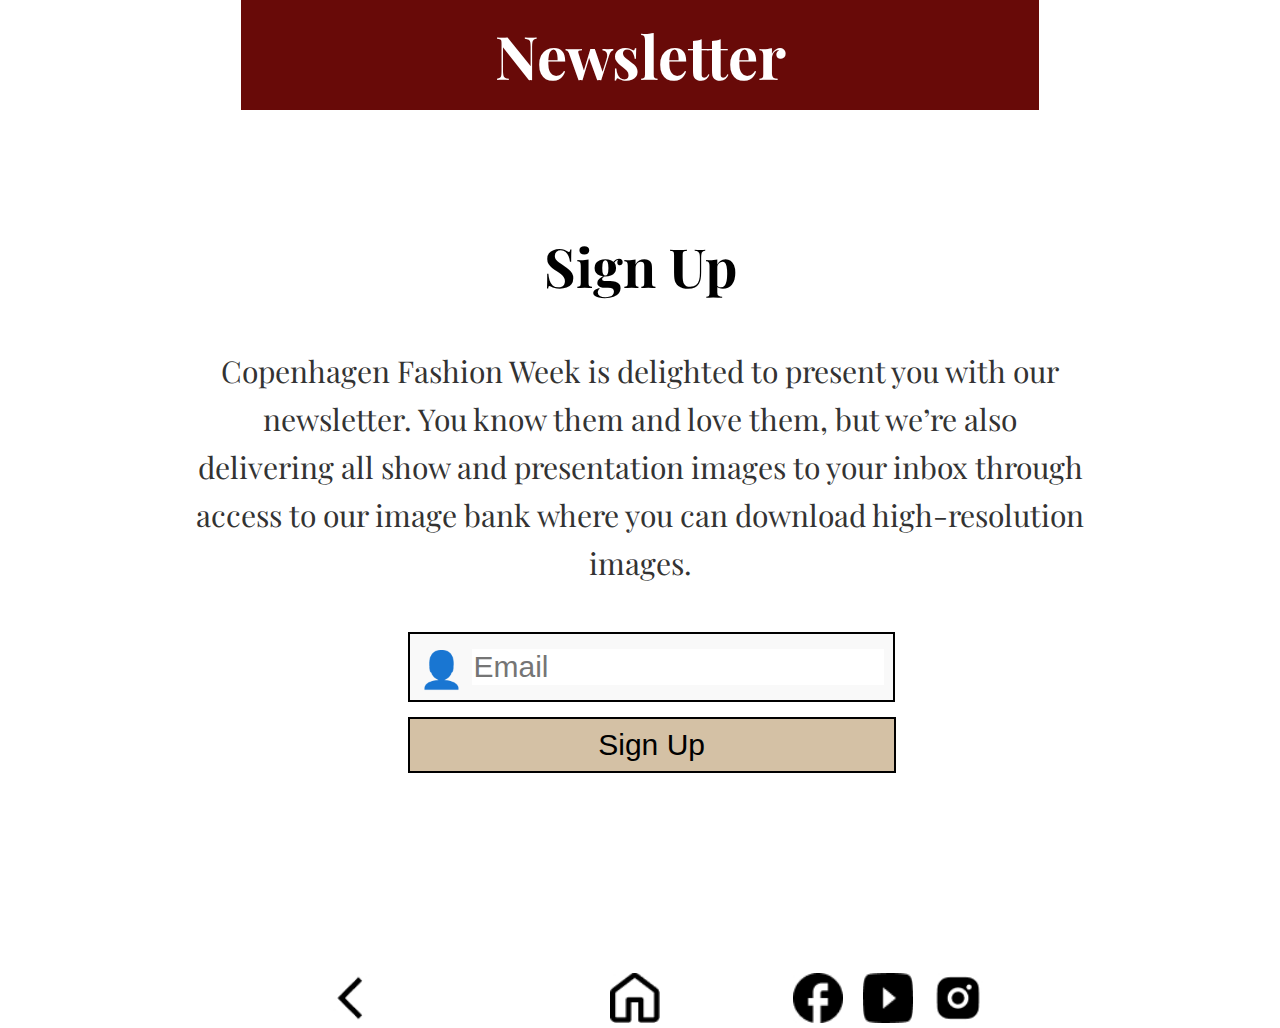
<file: newsletter.html>
<!DOCTYPE html>
<html lang="en">
<head>
    <meta charset="UTF-8">
    <meta name="viewport" content="width=device-width, initial-scale=1.0">
    <title>Newsletter Signup</title>
    <link rel="stylesheet" href="newsletter.css">
    <link href="https://fonts.googleapis.com/css2?family=Playfair+Display:wght@400;700&display=swap" rel="stylesheet">
</head>
<body>
    <div class="newsletter-header">
        Newsletter
    </div>
    <div class="newsletter-container">
        <h1>Sign Up</h1>
        <p>
            Copenhagen Fashion Week is delighted to present you with our newsletter. You know them and love them, but we’re also delivering all show and presentation images to your inbox through access to our image bank where you can download high-resolution images.
        </p>
        <form id="newsletter-form" onsubmit="showPopup(event)">
            <div class="email-input-container">
                <span class="icon">👤</span>
                <input type="email" placeholder="Email" required>
            </div>
            <button type="submit" class="signup-button">Sign Up</button>
        </form>
    </div>

    <!--
    <div class="footer-icons">
        <i class="back"><img src= "images/images/backarrow.jpg" alt="back" width="50px" height="50px"></i> </i>
        <i class="home"> <img src= "images/images/home.jpg" alt="home icon" width="50px" height="50px"> </i>
        <i class="facebook"> <img src="images/images/facebook.jpg" alt="facebook" width="50px" height="50px"> </i>
        <i class="youtube"> <img src= "images/images/youtube.jpg" alt= "youtube" width="50px" height="50px"> </i>
        <i class="instagram"> <img src= "images/images/instagram.jpg" alt= "instagram" width="50px" height="50px"> </i>
    </div>
-->

    <div class="footer-icons">
        <i class="back" onclick="window.location.href='frontpage.html'"><img src= "images3/backarrow.jpg" alt="back" width="50px" height="50px"></i>
        <i class="home" onclick="window.location.href='index.html'"> <img src= "images3/home.jpg" alt="home icon" width="50px" height="50px"> </i>
        <i class="facebook"> <img src="images3/facebook.jpg" alt="facebook" width="50px" height="50px"> </i>
        <i class="youtube"> <img src= "images3/youtube.jpg" alt= "youtube" width="50px" height="50px"> </i>
        <i class="instagram"> <img src= "images3/instagram.jpg" alt= "instagram" width="50px" height="50px"></i>
    </div>    


        <!-- Popup Confirmation -->
        <div id="popup" class="popup-container">
            <p>You're in!</p>
            <h2>Welcome to the fashion front row!</h2>
            <p>Check your email</p>
        </div>

</body>


<script src="newsletter.js"></script>
</html>
</file>
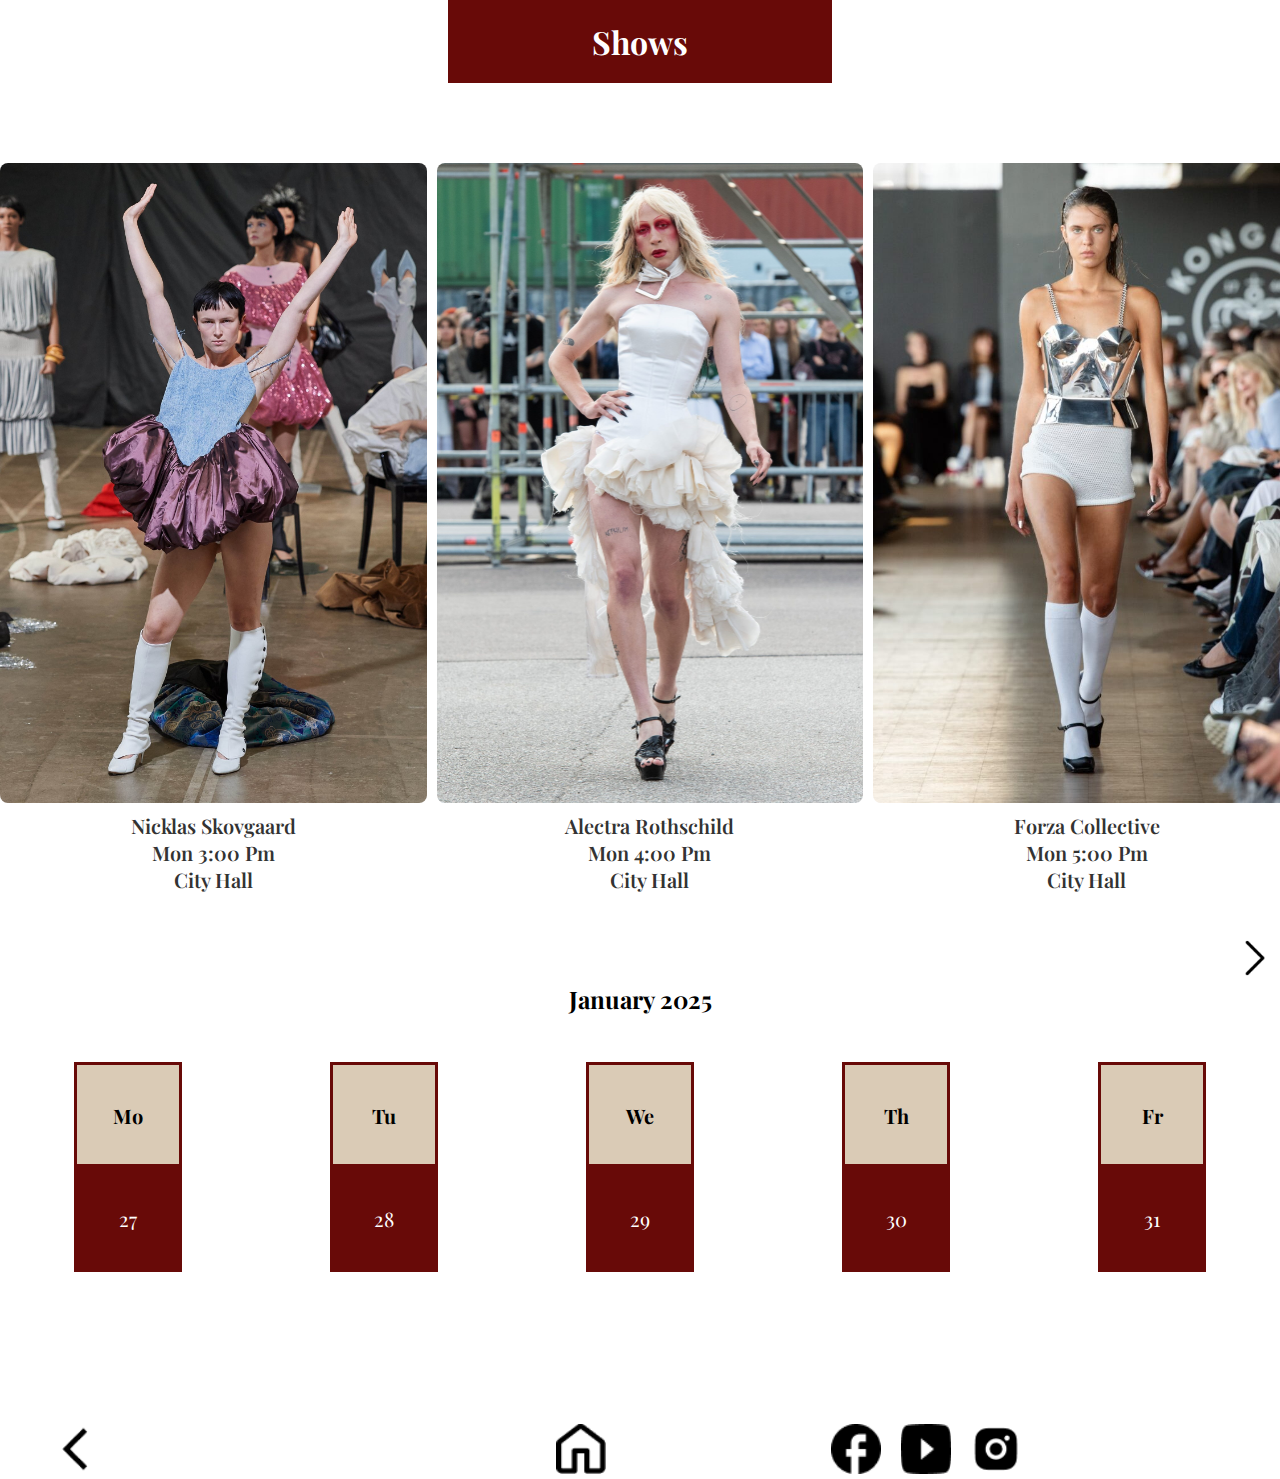
<file: shows.html>
<!DOCTYPE html>
<html lang="en">
<head>
    <meta charset="UTF-8">
    <meta name="viewport" content="width=device-width, initial-scale=1.0">
    <title>CPHFW Runway Shows</title>
    <link rel="stylesheet" href="styles.css">
    <link href="https://fonts.googleapis.com/css2?family=Playfair+Display:wght@400;700&display=swap" rel="stylesheet">
</head>
<body>
    <header id="top" class="header-box">
        <div class="box-text">
            <h1>Shows</h1>
        </div>
    </header>

    <div class="carousel">
        <div class="carousel-item" onclick="showPopup('KH3ML2quJ3A')">
            <img src="pics/01 nicklas skovgaard.jpg" alt="Image 1">
            <div class="caption">
                <p>Nicklas Skovgaard</p>
                <p>Mon 3:00 Pm</p>
                <p>City Hall</p>
            </div>
        </div>
        <div class="carousel-item" onclick="showPopup('0nDnWTEwu8Y')">
            <img src="pics/02 alectrarothschild_masculina-ss25-scaled.jpg" alt="Image 2">
            <div class="caption">
                <p>Alectra Rothschild</p>
                <p>Mon 4:00 Pm</p>
                <p>City Hall</p>
            </div>
        </div>
        <div class="carousel-item" onclick="showPopup('A5PKwAUvT50')">
            <img src="pics/03 ss25-copenhagen-fashion-week-forza-collective-runway-2x3-james-cochrane-1-683x1024.jpg" alt="Image 3">
            <div class="caption">
                <p>Forza Collective</p>
                <p>Mon 5:00 Pm</p>
                <p>City Hall</p>
            </div>
        </div>
        <div class="carousel-item" onclick="showPopup('b6_dL8ISK_4')">
            <img src="pics/04 won-hundred-ss25-6-683x1024.jpg" alt="Image 4">
            <div class="caption">
                <p>Won Hundred</p>
                <p>Mon 6:00 Pm</p>
                <p>City Hall</p>
            </div>
        </div>
        <div class="carousel-item" onclick="showPopup('m1i00QHCe9w')">
            <img src="pics/07 Untitled design.jpg" alt="Image 5">
            <div class="caption">
                <p>Saks Potts</p>
                <p>Mon 7:00 Pm</p>
                <p>City Hall</p>
            </div>
        </div>
    </div>

    <div class="rightarrow">
        <img src= "pics/15 rightarrow.png" alt="back" width="50px" height="50px">
    </div>

    <!-- Popup -->
    <div id="popup" class="popup">
        <div id="popup-content" class="popup-content">
            
        </div>
    </div>

    <div class="calendar-head">
        <h2>January 2025</h2>
    </div>

    <div class="calendar">
        <!-- Weekday Headers -->
        <div class="day">Mo</div>
        <div class="day">Tu</div>
        <div class="day">We</div>
        <div class="day">Th</div>
        <div class="day">Fr</div>
        
        <!-- Dates -->
        <div class="date" onclick="window.location.href='calendar.html'">27</div>
        <div class="date" onclick="window.location.href='calendar.html'">28</div>
        <div class="date" onclick="window.location.href='calendar.html'">29</div>
        <div class="date" onclick="window.location.href='calendar.html'">30</div>
        <div class="date" onclick="window.location.href='error.html'">31</div>
    </div>

    <div class="footer-icons">
        <i class="back" onclick="window.location.href='frontpage.html'"><img src= "images/backarrow.png" alt="back" width="50px" height="50px"></i>
        <i class="home" onclick="window.location.href='index.html'"> <img src= "images/home.png" alt="home icon" width="50px" height="50px"> </i>
        <i class="facebook"> <img src="images/facebook.png" alt="facebook" width="50px" height="50px"> </i>
        <i class="youtube"> <img src= "images/youtube.png" alt= "youtube" width="50px" height="50px"> </i>
        <i class="instagram"> <img src= "images/instagram.png" alt= "instagram" width="50px" height="50px"></i>
    </div>    


    <script src="script.js"></script>

</body>
</html>
</file>
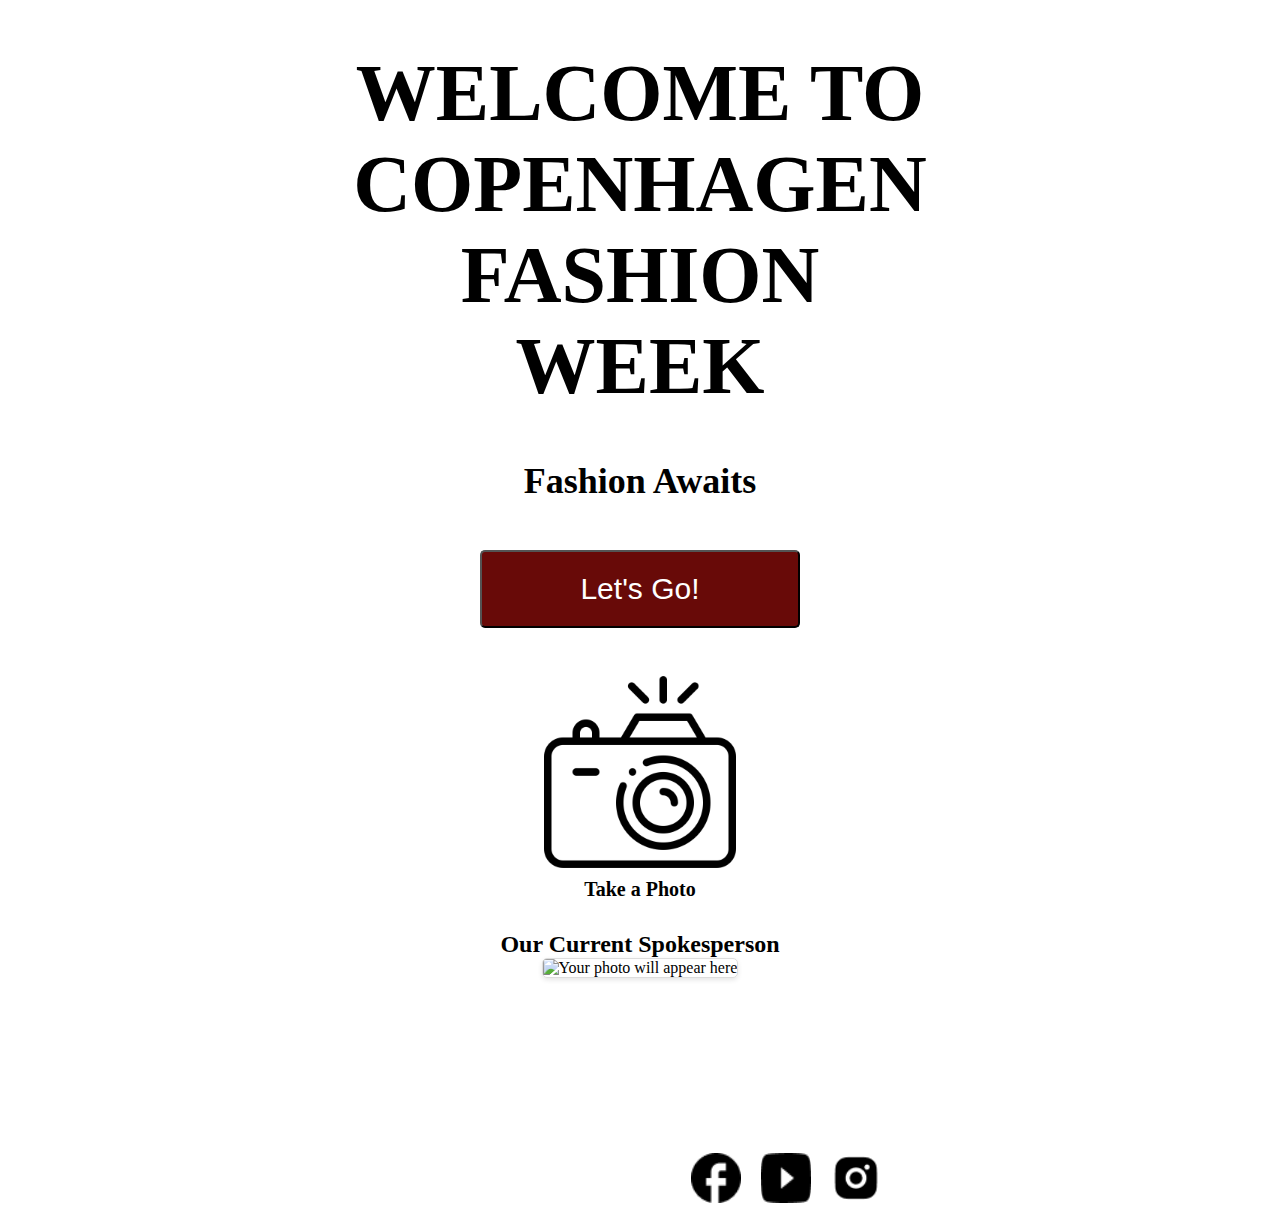
<file: welcomepage.html>
<!DOCTYPE html>
<html lang="en">
<head>
    <meta charset="UTF-8">
    <meta name="viewport" content="width=device-width, initial-scale=1.0">
    <title>Our Welcome Page</title>  
    <link rel="stylesheet" href="styles.css">
</head>
<body>
    
    <div class="front-head">
        <h1> WELCOME  TO <br>
        COPENHAGEN <br>
        FASHION <br>
        WEEK</h1>

        </div>

    <div class="second-front">
        <h2>Fashion Awaits</h2>
    </div>
    
    <div class="fbutton-div" onclick="window.location.href='frontpage.html'">
            <button class=front-button>Let's Go!</button>
        </div>

    <div class="front-pic" onclick="showPopup2()">
        <img src="pics/09 camera.png" alt="Image Camera">
    </div>

    <div class="front-pic-text">
        <p>Take a Photo</p>
    </div>

    <!-- Popup Modal -->
    <div id="popup2" class="popup2">
        <div id="popup-content2" class="popup-content2">
            <h1>Take a Photo</h1>
            <video id="video" width="640" height="480" autoplay></video>
            <button id="snap">Take Photo</button>
            <canvas id="canvas" width="640" height="480" style="display:none;"></canvas>
            <!-- Placeholder for future calendar and video content -->
        </div>
    </div>
    
        <div id="photoContainer">
            <h2>Our Current Spokesperson</h2>
            <img id="photo" alt="Your photo will appear here">
        </div>

    <div class="footer-icons">
        <i class="back" style="display:none;"><img src= "images/backarrow.png"  alt="back" width="50px" height="50px"></i>
        <i class="home" style="display:none;"> <img src= "images/home.png" display="none" alt="home icon" width="50px" height="50px"> </i>
        <i class="facebook"> <img src="images/facebook.png" alt="facebook" width="50px" height="50px"> </i>
        <i class="youtube"> <img src= "images/youtube.png" alt= "youtube" width="50px" height="50px"> </i>
        <i class="instagram"> <img src= "images/instagram.png" alt= "instagram" width="50px" height="50px"></i>
    </div>    



    <script src="script.js"></script>

</body>
</html>
</file>
<file: styles.css>
/* STYLING FOR EVENTS INDEX PAGE */
/* */
/* */ 
/* */

body {
    font-family: 'Playfair Display', serif;
    margin:0;
}


.box-text {
    background-color: #680a08; /* Burgundy color */
    color: white;
    text-align: center;
    padding: 20px;
    width: 30%; /* Adjust this percentage for your desired width */
    margin: 0 auto; /* Centers the div horizontally */
}

/* Carousel styling */
.carousel {
    display: flex;
    overflow-x: auto;
    width: auto; /* Container width for 3 items */
    margin: 20px auto 0; /* Center the carousel on the page */
    gap: 10px; /* Optional: space between items */
    scroll-snap-type: x mandatory;
    scrollbar-width: none;
    padding-top: 60px;
    padding-bottom: 40px;
}

/* Each carousel item width */
.carousel-item {
    flex: 0 0 33.33%; /* Each item takes up a third of the container */
    scroll-snap-align: center;
    text-align: center;
    cursor: pointer;
    box-sizing: border-box;
}

.carousel-item img {
    width: 100%;
    height: auto;
    border-radius: 8px;
    object-fit: cover; 
}

.caption {
    font-weight: 600;
    margin-top: 5px;
    color: #333;
    font-size: 20px;
}

/* Popup styling */
.popup {
    display: none; /* Hidden by default */
    position: fixed;
    top: 0;
    left: 0;
    width: 100%;
    height: 100%;
    background-color: rgba(0, 0, 0, 0.5);
    justify-content: center;
    align-items: center;
}

.popup-content {
    background-color: white;
    padding: 20px;
    border-radius: 8px;
    width: 90%;
    height: 50%;
    text-align: center;
}

/* right arrow */

.rightarrow {
    display: flex;
    justify-content: flex-end;
}

.calendar-head {
    display: flex;
    justify-content: center; 
    align-items: center; 
}

/*  Styling for the calendar */

.calendar {
    display: grid;
    grid-template-columns: repeat(5, 1fr); /* 5 columns; repeat(5, 1fr) creates 5 columns, each taking up an equal share of available space.
    1fr allows the columns to scale proportionally as the container resizes, making the layout flexible and responsive. DON'T REMOVE FR */
    text-align: center;
    justify-items: center; /* Center boxes horizontally */
    column-gap: 1px; /* Reduces horizontal space between columns */
    padding-top: 50px;
    
}

/* Styling for the weekday headers */
.day {
    background-color: #dacbb6;
    color: black;
    padding: 15px;
    font-weight: bold;
    display: flex; /* Enables flexbox */
    justify-content: center; /* Centers text horizontally */
    align-items: center; /* Centers text vertically */
    aspect-ratio: 1 / 1; /* Creates a perfect square */
    width: 40%; /* Adjusts width based on available space */
    border-radius: 0; /* Removes rounded edges */
    outline: 3px solid #680a08; /* needs all 3 elements to draw the outline */
    font-size: 20px;
}

/* Styling for the date cells */
.date {
    background-color: #680a08;
    color: white;
    padding: 15px;
    display: flex; /* Enables flexbox */
    justify-content: center; /* Centers text horizontally */
    align-items: center; /* Centers text vertically */
    aspect-ratio: 1 / 1; /* Creates a perfect square */
    width: 40%; /* Adjusts width based on available space */
    border-radius: 0; /* Removes rounded edges */
    outline: 3px solid #680a08; /* needs all 3 elements to draw the outline */
    font-size: 20px;
}

/* STYLING FOR EVENTS CALENDAR PAGE */
/* */
/* */ 
/* */

.c-box-text {
    background-color: #680a08; /* Burgundy color */
    color: white;
    text-align: center;
    padding: 20px;
    width: 30%; /* Adjust this percentage for your desired width */
    margin: 0 auto; /* Centers the div horizontally */
}

.c-head {
    text-align: center;
    font-weight: bold;
}

.c-columns {
    display: flex; /* Using flexbox for more control over the layout */
    justify-content: space-between; /* Spacing columns evenly */
    padding: 20px;

}

.column-1 {
    background-color: #dacbb6;
    color: black;
    padding: 15px;
    width: 30%; /* Adjusts the width of each column */
    font-size: 18px; /* Increases text size */
    border: 3px solid #680a08; /* Adds an outline to each column */
    border-radius: 0; /* Adds hard edges */
    box-sizing: border-box;
}

.column-2 {
    background-color: #dacbb6;
    color: black;
    padding: 15px;
    width: 30%; /* Adjusts the width of each column */
    font-size: 18px; /* Increases text size */
    border: 3px solid #680a08; /* Adds an outline to each column */
    border-radius: 0; /* Adds hard edges */
    box-sizing: border-box;
}

.column-3 {
    background-color: #dacbb6;
    color: black;
    padding: 15px;
    width: 30%; /* Adjusts the width of each column */
    font-size: 18px; /* Increases text size */
    border: 3px solid #680a08; /* Adds an outline to each column */
    border-radius: 0; /* Adds hard edges */
    box-sizing: border-box;
}


.column-1 p {
    margin: 10px 0; /* Adds space between text items */
    line-height: 1.6; /* Increases the space between lines of text */
}

.column-2 p {
    margin: 10px 0; /* Adds space between text items */
    line-height: 1.3;
}

.column-3 div {
    padding-bottom: 5px;
}

.column-3 .vidlink:first-child {
    padding-top: 10px;
}

.vidlink img {
    width:30px;
    height:30px;
}

.column-4 {
    background-color: #dacbb6;
    color: black;
    padding: 15px;
    width: 30%; /* Adjusts the width of each column */
    font-size: 18px; /* Increases text size */
    border: 3px solid #680a08; /* Adds an outline to each column */
    border-radius: 0; /* Adds hard edges */
    box-sizing: border-box;
}

.column-5 {
    background-color: #dacbb6;
    color: black;
    padding: 15px;
    width: 30%; /* Adjusts the width of each column */
    font-size: 18px; /* Increases text size */
    border: 3px solid #680a08; /* Adds an outline to each column */
    border-radius: 0; /* Adds hard edges */
    box-sizing: border-box;
}

.column-6 {
    background-color: #dacbb6;
    color: black;
    padding: 15px;
    width: 30%; /* Adjusts the width of each column */
    font-size: 18px; /* Increases text size */
    border: 3px solid #680a08; /* Adds an outline to each column */
    border-radius: 0; /* Adds hard edges */
    box-sizing: border-box;
}

/* styling for welcome page */

.front-head {
    align-items: center;
    text-align: center;
    font-size: 40px;
    margin-top: 48px;
    padding-bottom: 24px;
}

.second-front {
    text-align: center;
    font-size: 24px;
    padding-top: 24px;
    padding-bottom: 24px;
}

.fbutton-div {
    align-items: center;
    text-align: center;
    padding-top: 24px;
    padding-bottom: 24px;
}

.front-button {
    background-color: #680a08; /* Burgundy color */
    color: white;
    text-align: center;
    align-items: center;
    font-size: 30px;
    border-radius: 5px;
    padding:20px;
    width: 25%;
}

.front-pic img {
    justify-content: center;
    align-items: center; 
    width: 15%;
    aspect-ratio: 1 / 1;
    display: flex;
}

.front-pic {
    align-items: center;
    display: flex;
    justify-content: center;
    padding-top: 24px;
}

.front-pic-text {
    text-align: center;
    font-size: 20px;
    padding: 10px;
    font-weight: 600;
}


/* styling for camera */

* {
    margin: 0;
    padding: 0;
    box-sizing: border-box;
}



#video {
    border: 1px solid #ddd;
    border-radius: 5px;
    box-shadow: 0 2px 5px rgba(0,0,0,0.1);
}

#snap {
    margin-top: 20px;
    padding: 10px 20px;
    font-size: 16px;
    background-color: #680a08;
    color: white;
    border: none;
    border-radius: 5px;
    cursor: pointer;
}

#photoContainer {
    margin-top: 20px;
    display: flex;
    flex-direction: column;
    align-items: center;
    margin: 0;
    padding: 20px;
    background-color: white;
    text-align: center;
}

#photo {
    max-width: 100%;
    border: 1px solid #ddd;
    border-radius: 5px;
    box-shadow: 0 2px 5px rgba(0,0,0,0.1);
}

/* styling for popup */

.popup2 {
    display: none; /* Hidden by default */
    position: fixed;
    top: 0;
    left: 0;
    width: 100%;
    height: 100%;
    background-color: rgba(0, 0, 0, 0.5);
    justify-content: center;
    align-items: center;
}

/* .popup-content2 {
    background-color: white;
    padding: 20px;
    border-radius: 8px;
    width: 90%;
    height: 50%;
    text-align: center;
}

*/ 

.popup-content2 {
    display: flex;
    flex-direction: column;
    align-items: center;
    margin: 0;
    padding: 20px;
    background-color: white;
    text-align: center;
}

/* STYLING FOR ABOUT US */

.head-aboutus {
    padding-top: 20px;
    padding-bottom: 20px;
    text-align: center;
    align-items: center;
    justify-content: center;
}

.text-aboutus {
     padding-top: 20px;
    padding-bottom: 20px;
    text-align: center;
    align-items: center;
    justify-content: center;
    font-size: 20px;
}

.staff-list {
    display: flex;
    gap: 10px;
    align-items: center;
    justify-content: center;
   margin-top: 30px;
   margin-bottom: 30px;
}

.staff-member {
    scroll-snap-align: center;
    text-align: center;
    box-sizing: border-box;
}

.staff-member img {
    width: 70%;
    height: auto;
    object-fit: cover; 
    
}

.bottomhead-aboutus {
   text-indent: 90px;
   padding-bottom: 30px;
}

.bottomtext-aboutus {
    text-indent: 90px;
    column-count: 2;
}

.bottomtext-aboutus p {
    padding-bottom: 10px;
}

/* styling for footer */

.footer-icons {
    display:flex;
    gap: 20px;
    margin-top: 30px;
    position:relative;
    top:-475px;
}

.footer-icons i {
    font-size: 20px;
    color: #333;
}

.back{
    position: relative;
    top:600px;
    left: 50px;
    
}

.home{
    position: relative;
    top:600px;
    left: 38%;
}

.facebook{
    position:relative;
    top:600px;
    left: 54%;
}

.youtube {
    position:relative;
    top:600px;
    left: 54%;
}

.instagram {
    position:relative;
    top:600px;
    left: 54%;
}
</file>
<file: frontpage.css>
*{
    margin:0;
    padding:0;
    box-sizing: border-box;
    font-family: playfair display;
}

body{
    font-family: 'Playfair Display', serif;
    display:flex;
    flex-direction: column;
    align-items: center;
    min-height: 100vh;
    background-color: #ffffff;
    overflow-y: hidden
}

.container {
    display:flex;
    grid-template-columns: repeat (2, 1fr);
    gap:40px;
    padding:40px;
    column-gap:20px;
    flex-direction: column; 
}

.box1 {
    width: 200px;
    height: 200px;
    background-color: #DACBB6;
    color: #000;
    display: flex;
    align-items: center;
    justify-content: center;
    font-size: 24px;
    text-align: center;
    position: relative;
    right:350px;
    top:100px;
    left:-150px;
    box-shadow: 0 4px 8px rgba(0, 0, 0, 0.1);
    float: left;
    box-sizing: content-box;
    border: 2px solid black;
}

.box2{
    width: 200px;
    height: 200px;
    background-color: #DACBB6;
    color: #000;
    display: flex;
    align-items: center;
    justify-content: center;
    font-size: 24px;
    text-align: center;
    position: relative;
    top:-140px;
    left:150px;
    right:300px;
    box-shadow: 0 4px 8px rgba(0, 0, 0, 0.1);
    box-sizing: content-box;
    border: 2px solid black;
}

.box3 {
    width: 200px;
    height: 200px;
    background-color: #DACBB6;
    color: #000;
    display: flex;
    align-items: center;
    justify-content: center;
    font-size: 24px;
    text-align: center;
    position: relative;
    right: 150px;
    bottom: 100px;
    box-shadow: 0 4px 8px rgba(0, 0, 0, 0.1);
    float: left;
    box-sizing: content-box;
    border: 2px solid black;
}

.box4{
    width: 200px;
    height: 200px;
    background-color: #DACBB6;
    color: #000;
    display: flex;
    align-items: center;
    justify-content: center;
    font-size: 24px;
    text-align: center;
    position: relative;
    bottom: 350px;
    left: 150px;
    box-shadow: 0 4px 8px rgba(0, 0, 0, 0.1);
    float: right;
    box-sizing: content-box;
    border: 2px solid black;
}

.box5{
    width: 200px;
    height: 200px;
    background-color: #DACBB6;
    color: #000;
    display: flex;
    align-items: center;
    justify-content: center;
    font-size: 24px;
    text-align: center;
    position: relative;
    top: -300px;
    right: 148px;
    box-shadow: 0 4px 8px rgba(0, 0, 0, 0.1);
    float: left;
    box-sizing: content-box;
    border: 2px solid black;
}

.box6 {
    width: 200px;
    height: 200px;
    background-color: #DACBB6;
    color: #000;
    display: flex;
    align-items: center;
    justify-content: center;
    font-size: 24px;
    text-align: center;
    position: relative;
    top: -550px;
    left: 155px;
    box-shadow: 0 4px 8px rgba(0, 0, 0, 0.1);
    float: right;
    box-sizing: content-box;
    border: 2px solid black;
}



.footer-icons {
    display:flex;
    gap: 20px;
    margin-top: 30px;
    position:relative;
    top:-475px;
}

.footer-icons i {
    font-size: 20px;
    color: #333;
}

.back{
    position: relative;
    right:200px;
    
}

.home{
    position: relative;
    left: 70px;
}

.facebook{
    position:relative;
    left: 200px;
}

.youtube {
    position:relative;
    left: 200px;
}

.instagram {
    position:relative;
    left: 200px;
}
</file>
<file: map.css>
* {
    margin: 0;
    padding: 0;
    font-family: Arial, sans-serif;
}

body {
    font-family: 'Playfair Display', serif;
    display:flex;
    flex-direction: column;
    justify-content: center;
    align-items: center;
    background-color: white;
    overflow-x: hidden
}


.container {
    width: 400px;
    height: 100px;
    color:white;
    background-color: #680a08;
    font-weight: bold;
    size: 100px;
    box-sizing: content-box;
    position: relative;
    bottom: 0;
    text-align: center;
    font-size: 50px;

    
}

.icon {
    display:flex;
    gap:40px;
    padding:40px;
    column-gap:20px;
    flex-direction: row; 
    position:relative;
    top:20px;
 
}

.map{
    width: 800px;
    height:200px;
    position:relative;
    top: 10px;
    left: 30px;
    
}


.footer-icons {
    display:flex;
    gap: 20px;
    margin-top: 30px;
    position:relative;
}

.footer-icons i {
    font-size: 20px;
    color: #333;
}

.back{
    position: relative;
    top:600px;
    right:140px;
    
}

.home{
    position: relative;
    top:600px;
    left: 70px;
}

.facebook{
    position:relative;
    top:600px;
    left: 200px;
}

.youtube {
    position:relative;
    top:600px;
    left: 200px;
}

.instagram {
    position:relative;
    top:600px;
    left: 200px;
}
</file>
<file: menu-grid.css>
*{
    margin:0;
    padding:0;
    box-sizing: border-box;
    font-family: playfair display;
}

body{
    font-family: 'Playfair Display', serif;
    display:flex;
    flex-direction: column;
    align-items: center;
    min-height: 100vh;
    background-color: #ffffff;
    overflow-y: hidden
}

.container {
    display:flex;
    grid-template-columns: repeat (2, 1fr);
    gap:40px;
    padding:40px;
    column-gap:20px;
    flex-direction: column; 
}

.box1 {
    width: 200px;
    height: 200px;
    background-color: #DACBB6;
    color: #000;
    display: flex;
    align-items: center;
    justify-content: center;
    font-size: 24px;
    text-align: center;
    position: relative;
    right:350px;
    top:100px;
    left:-150px;
    box-shadow: 0 4px 8px rgba(0, 0, 0, 0.1);
    float: left;
    box-sizing: content-box;
    border: 2px solid black;
}

.box2{
    width: 200px;
    height: 200px;
    background-color: #DACBB6;
    color: #000;
    display: flex;
    align-items: center;
    justify-content: center;
    font-size: 24px;
    text-align: center;
    position: relative;
    top:-140px;
    left:150px;
    right:300px;
    box-shadow: 0 4px 8px rgba(0, 0, 0, 0.1);
    box-sizing: content-box;
    border: 2px solid black;
}

.box3 {
    width: 200px;
    height: 200px;
    background-color: #DACBB6;
    color: #000;
    display: flex;
    align-items: center;
    justify-content: center;
    font-size: 24px;
    text-align: center;
    position: relative;
    right: 145px;
    bottom: 100px;
    box-shadow: 0 4px 8px rgba(0, 0, 0, 0.1);
    float: left;
    box-sizing: content-box;
    border: 2px solid black;
}

.box4{
    width: 200px;
    height: 200px;
    background-color: #DACBB6;
    color: #000;
    display: flex;
    align-items: center;
    justify-content: center;
    font-size: 24px;
    text-align: center;
    position: relative;
    bottom: 340px;
    left: 150px;
    box-shadow: 0 4px 8px rgba(0, 0, 0, 0.1);
    float: right;
    box-sizing: content-box;
    border: 2px solid black;
}

.box5{
    width: 200px;
    height: 200px;
    background-color: #DACBB6;
    color: #000;
    display: flex;
    align-items: center;
    justify-content: center;
    font-size: 24px;
    text-align: center;
    position: relative;
    bottom: 300px;
    right: 145px;
    box-shadow: 0 4px 8px rgba(0, 0, 0, 0.1);
    float: left;
    box-sizing: content-box;
    border: 2px solid black;
}

.box6 {
    width: 200px;
    height: 200px;
    background-color: #DACBB6;
    color: #000;
    display: flex;
    align-items: center;
    justify-content: center;
    font-size: 24px;
    text-align: center;
    position: relative;
    bottom: 540px;
    left: 150px;
    box-shadow: 0 4px 8px rgba(0, 0, 0, 0.1);
    float: right;
    box-sizing: content-box;
    border: 2px solid black;
}



.badge{
    position:absolute;
    bottom: -30px;
    font-size: 12px;
    color: #333;
    display:flex;
    gap:10px;
    justify-content: center;
    position:relative;
    left:35px;
    top:120px;
    
}


.footer-icons {
    display:flex;
    gap: 20px;
    margin-top: 30px;
    position:relative;
    top:-475px;
}

.footer-icons i {
    font-size: 20px;
    color: #333;
}

.back{
    position: relative;
    right:200px;
    
}

.home{
    position: relative;
    left: 70px;
}

.facebook{
    position:relative;
    left: 200px;
}

.youtube {
    position:relative;
    left: 200px;
}

.instagram {
    position:relative;
    left: 200px;
}
</file>
<file: newsletter.css>
/* General Styling */
body {
    font-family: 'Playfair Display', serif;
    background-color: hsl(0, 0%, 100%);
    margin: 0;
    display: flex;
    flex-direction: column;
    align-items: center;
    justify-content: space-between;
    box-sizing: border-box;
    font-size: 30px;
    text-align: center;

    
    
}

/* Header - Newsletter */
.newsletter-header {
    font-size: 2em;
    color: white;
    background-color: #680a08; /* Burgundy color */
    padding: 15px;
    font-weight: bold;
    width: 60%; /* Adjust width as needed (e.g., 80% of the page) */
    max-width: 1000px; /* Optionally, set a max-width to control the maximum width */
    margin: 0 auto; /* Center the rectangle horizontally */
    position: relative; /* Use relative positioning instead of absolute */
    top: 0;
    text-align: center;
    z-index: 1;
}


/* Newsletter Container */
.newsletter-container {
    display: flex;
    flex-direction: column;
    align-items: center;
    justify-content: center;
    text-align: center;
    padding: 30px 20px;
    max-width: 900px;
    margin-top: 70px; /* Add space to prevent overlap with header */
    flex-grow: 1; /* Allow the container to take up the available space */
    gap: 25px;
}

/* Title and Text */
h1 {
    font-weight: 700;
    font-size: 1.8em;
    margin: 20px 0;
}

p {
    font-size: 1em;
    max-width: 890px;
    margin: 0 0 20px;
    line-height: 1.6;
    color: #333;
}

/* Email Input and Button Styling */
.email-input-container {
    display: flex;
    align-items: center;
    border: 2px solid #000;
    padding: 9px;
    margin-bottom: 15px;
    width: 100%;
    max-width: 500px;
    background-color: #f9f9f9;
}

.email-input-container .icon { /* Style the icon */
    color: #000000;
    font-size: 1.2em; /* Adjust icon size */
    margin-right: 8px;
}

.email-input-container input {
    border: none;
    outline: none;
    flex: 1;
    font-size: 1em;
}

.signup-button {
    background-color: #d4c1a5; /* Beige color */
    border: 2px solid #000;
    padding: 9px;
    margin-bottom: 15px;
    width: 105%;
    max-width: 500px;
    max-width: 525px;
    font-size: 1em;
    cursor: pointer;
}

/* Footer Icons 
.footer-icons {
    display: flex;
    gap: 20px;
    justify-content: center;
    padding: 20px 0;
    position: relative;
    bottom: 0;
    width: 100%;
}

    Icon Style
.footer-icons i {
    font-size: 20px;
    color: #333;
}
*/
/* Adjustments for Layout and Responsiveness */
@media (min-width: 768px) and (max-width: 1024px) {
    .newsletter-header {
        font-size: 2.2em;
    }

    h1 {
        font-size: 2em;
    }

    p {
        font-size: 1.2em;
    }

    .email-input-container {
        padding: 10px;
    }

    .signup-button {
        padding: 12px;
        font-size: 1.1em;
    }
}

#popup {
    display: none;  /* Ensure the popup is hidden initially */
    background-color: #f6f3f3;
    color: #680a08;
    padding: 20px;
    position: fixed;
    top: 50%;
    left: 50%;
    transform: translate(-50%, -50%);
    width: 80%; /* Adjust width as needed (e.g., 80% of the page) */
    max-width: 1000px; /* Optionally, set a max-width to control the maximum width */
    text-align: center;
    z-index: 2; /* Ensure the popup is on top of other elements */
    border-radius: 20px;
    border: 2px solid #680a08;  /* Burgundy color */
    box-shadow: 0 4px 6px rgba(0, 0, 0, 0.1);
  
}

.footer-icons {
    display:flex;
    gap: 20px;
    margin-top: 30px;
    position:relative;
    top:-475px;
  }
  
  .footer-icons i {
    font-size: 20px;
    color: #333;
  }
  
  .back{
    position: relative;
    top:600px;
    left: -150px;
    
  }
  
  .home{
    position: relative;
    top:600px;
    left: 65px;
  }
  
  .facebook{
    position:relative;
    top:600px;
    left: 54%;
  }
  
  .youtube {
    position:relative;
    top:600px;
    left: 54%;
  }
  
  .instagram {
    position:relative;
    top:600px;
    left: 54%;
  }
</file>
<file: designer-list.css>
/* Basic Reset */
@import url('https://fonts.googleapis.com/css2?family=Playfair+Display:wght@400;700&display=swap');


* {
   margin: 0;
   padding: 0;
   box-sizing: border-box;
}


body {
   font-family: 'Playfair Display', serif;
}


/* Header Styling */
header {
   display: flex;
   justify-content: center;
   align-items: center;
   margin-top: 20px; /* Space from the top */
}


header h1 {
   background-color: #680a08; /* Burgundy */
   color: white;
   padding: 10px 20px;
   font-family: 'Playfair Display', serif; /* Playfair Display font */
   font-size: 36px;
   text-align: center;
   border-radius: 2px;
}


/* Content Section Styling */
main {
   display: flex;
   flex-direction: column;
   align-items: center;
   justify-content: center;
   padding: 30px;
   min-height: 100vh; /* Full viewport height */
}



.content-item {
   display: flex;
   align-items: center;
   justify-content: center;
   gap: 10px; /* Space between text and video */
   margin-bottom: 30px;
   width: 80%; /* Set both text and video to the same width */
   max-width: 600px; /* Optional: Limit max width */
}


.content-item .text {
   font-family: 'Playfair Display', serif; /* Playfair Display font */
   flex: 1;
   min-width: 250px;
   text-align: center; /* Center-align text */
   border: 2px solid #ddd; /* Same border style as video */
   border-radius: 4px; /* Same border radius as video */
   padding: 10px; /* Padding to make the border more visually balanced */
   width: 90%; /* Matches the video's width */

}


.content-item .text, 
.content-item .video video {
   width: 100%; /* Both text and video take full width of .content-item */
}


.video video {
   width: 60%;
   height: auto;
   border-radius: 4px;
}


/* Footer Navigation Icons 
footer {
   display: flex;
   justify-content: space-between;
   align-items: center;
   padding: 20px;
   background-color: #f0f0f0;
}


.nav-icons {
   display: flex;
   align-items: center;
   gap: 20px;
}


.nav-icons a img {
   width: 24px;
   height: 24px;
}
*/

/* Scroll to Top Button */
.scroll-to-top {
   position: fixed;
   right: 20px;
   bottom: 50%;
   font-size: 24px;
   display: none;
}


.scroll-to-top a {
   text-decoration: none;
   color: #000;
}

/* styling for footer */

.footer-icons {
   display:flex;
   gap: 20px;
   margin-top: 30px;
   position:relative;
   top:-475px;
}

.footer-icons i {
   font-size: 20px;
   color: #333;
}

.back{
   position: relative;
   top:600px;
   left: 50px;
   
}

.home{
   position: relative;
   top:600px;
   left: 38%;
}

.facebook{
   position:relative;
   top:600px;
   left: 54%;
}

.youtube {
   position:relative;
   top:600px;
   left: 54%;
}

.instagram {
   position:relative;
   top:600px;
   left: 54%;
}
</file>
<file: designer-main.css>
/* Basic reset for the page */
* {
    margin: 0;
    padding: 0;
    box-sizing: border-box;
  }
  
  /* Body and overall page layout */
  body {
    font-family: 'Playfair Display', serif;    
    height: 100vh;
    display: flex;
    flex-direction: column;
    justify-content: space-between;
    background-color: #ffffff;
  }
  
  /* Header Styling */
  .header {
    display: flex;
    justify-content: center;
    align-items: center;
    font-size: 2em;
    color: white;
    background-color: #680a08; /* Burgundy color */
    padding: 15px;
    font-weight: bold;
    width: 60%; /* Adjust width as needed (e.g., 80% of the page) */
    max-width: 1000px; /* Optionally, set a max-width to control the maximum width */
    margin: 0 auto; /* Center the rectangle horizontally */
    position: relative; /* Use relative positioning instead of absolute */
    top: 0;
    text-align: center;
    z-index: 1;
  }
  
  .header h1 {
    font-size: 3rem;
    max-width: 800px; /* Centered header text */
    margin: 0 auto;
  }
  
  /* Main Container Styling */
  .container {
    flex-grow: 1;
    display: flex;
    justify-content: center;
    align-items: center;
    background-color: #ffffff; /* Beige */
    height: 100%;
    padding: 20px;
  }
  
  .brand-list {
    width: 100%;
    max-width: 1200px; /* Huge container */
    padding: 40px;
    background-color:#d4c1a5;;
    border-radius: 3px;
    border:#333;
    border-style: solid;
    border-width: 3px;
    box-shadow: 0 4px 12px rgba(0, 0, 0, 0.1);
  }
  
  .brand-list ul {
    list-style: none; 
    font-family: Playfair Display, serif;
    font-size: 1.5em;
  }
  
  .brand-list li {
    padding: 30px;
    cursor: pointer;
    transition: color 0.3s ease;
    text-align: center;
    background: color #d4c1a5;;

  }
  
  .highlight {
    font-weight: bold;
    color: #333;
  }
  
  /* Hover effect on text */
  .brand-list li:hover, .highlight:hover {
    color: #680a08; /* Burgundy */
  }
  
  /* Footer Styling 
  .footer {
    display: flex;
    justify-content: space-around;
    background-color: #ffffff;
    padding: 20px;
    width: 100%;    

  }
  
  .footer a img {
    width: 30px;
    height: 30px;
  }
  */

  /* styling for footer */

.footer-icons {
  display:flex;
  gap: 20px;
  margin-top: 30px;
  position:relative;
  top:-475px;
}

.footer-icons i {
  font-size: 20px;
  color: #333;
}

.back{
  position: relative;
  top:600px;
  left: 50px;
  
}

.home{
  position: relative;
  top:600px;
  left: 38%;
}

.facebook{
  position:relative;
  top:600px;
  left: 54%;
}

.youtube {
  position:relative;
  top:600px;
  left: 54%;
}

.instagram {
  position:relative;
  top:600px;
  left: 54%;
}
</file>
